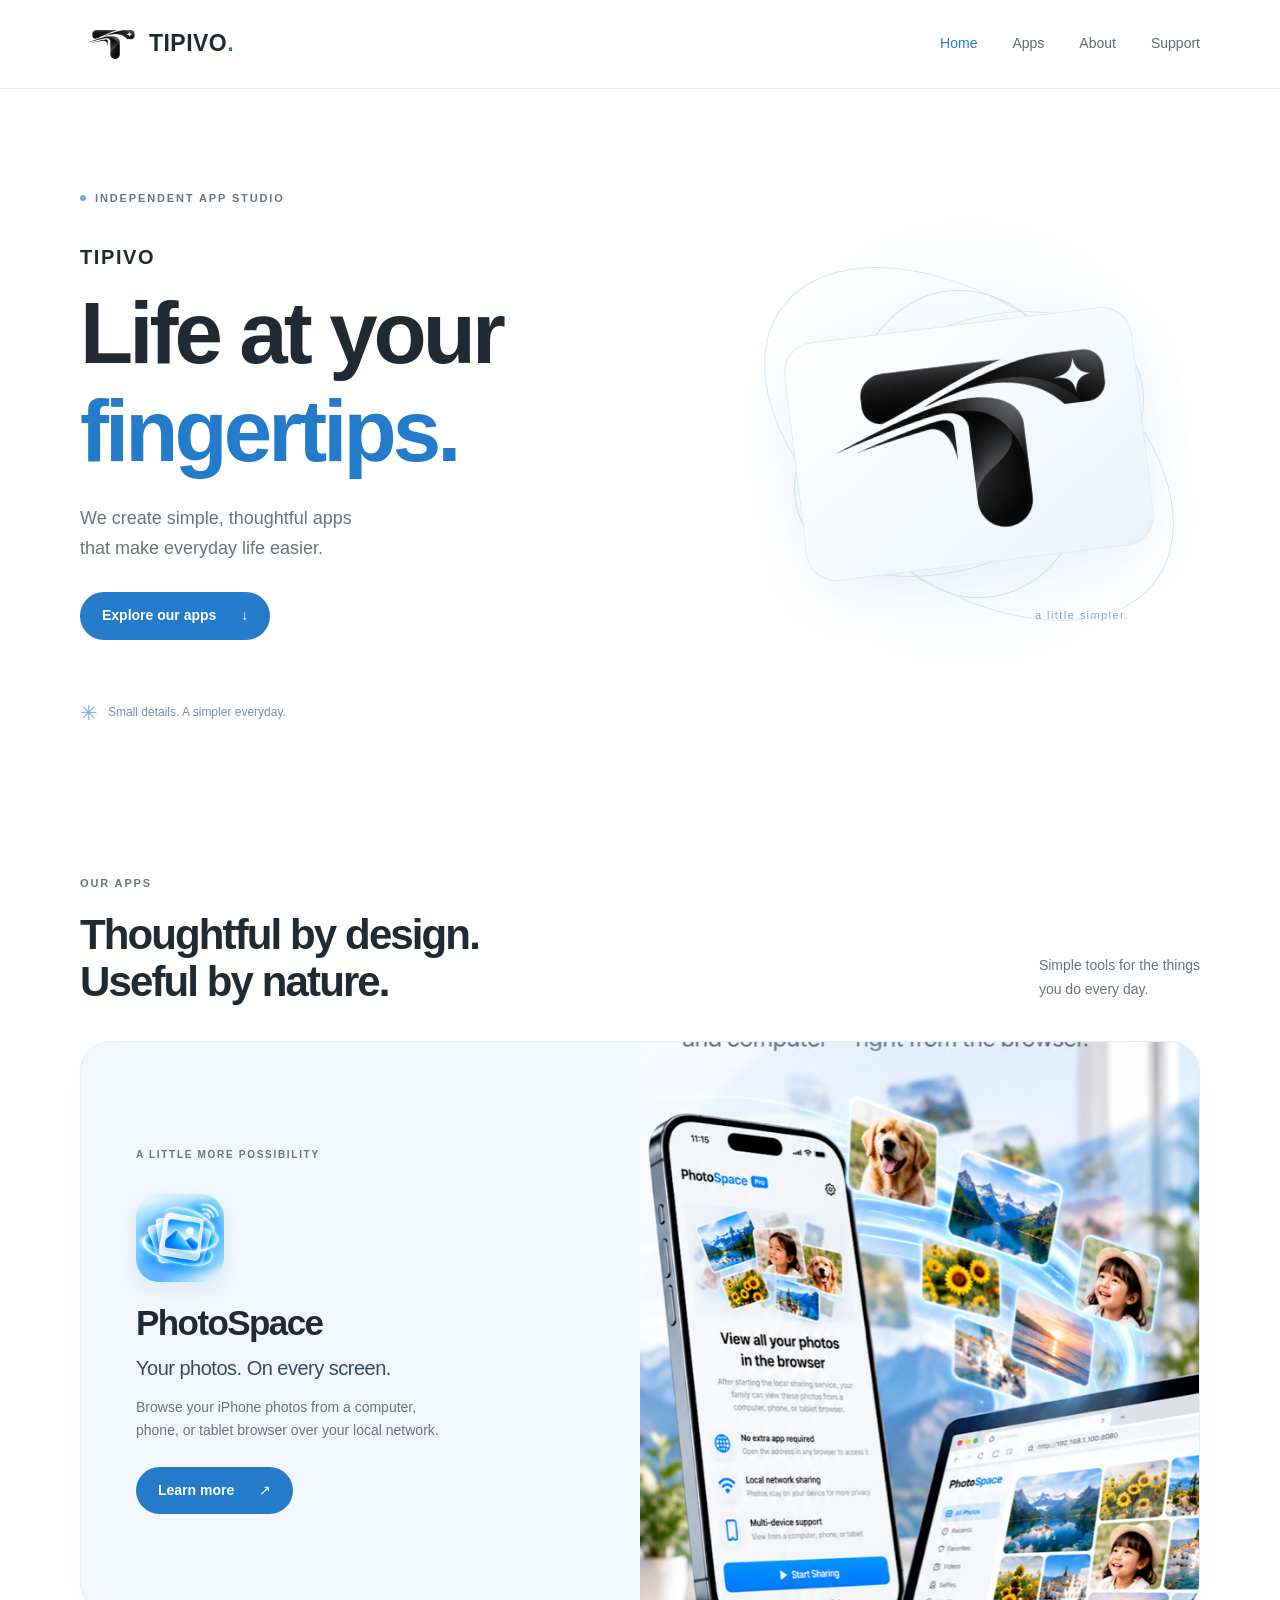
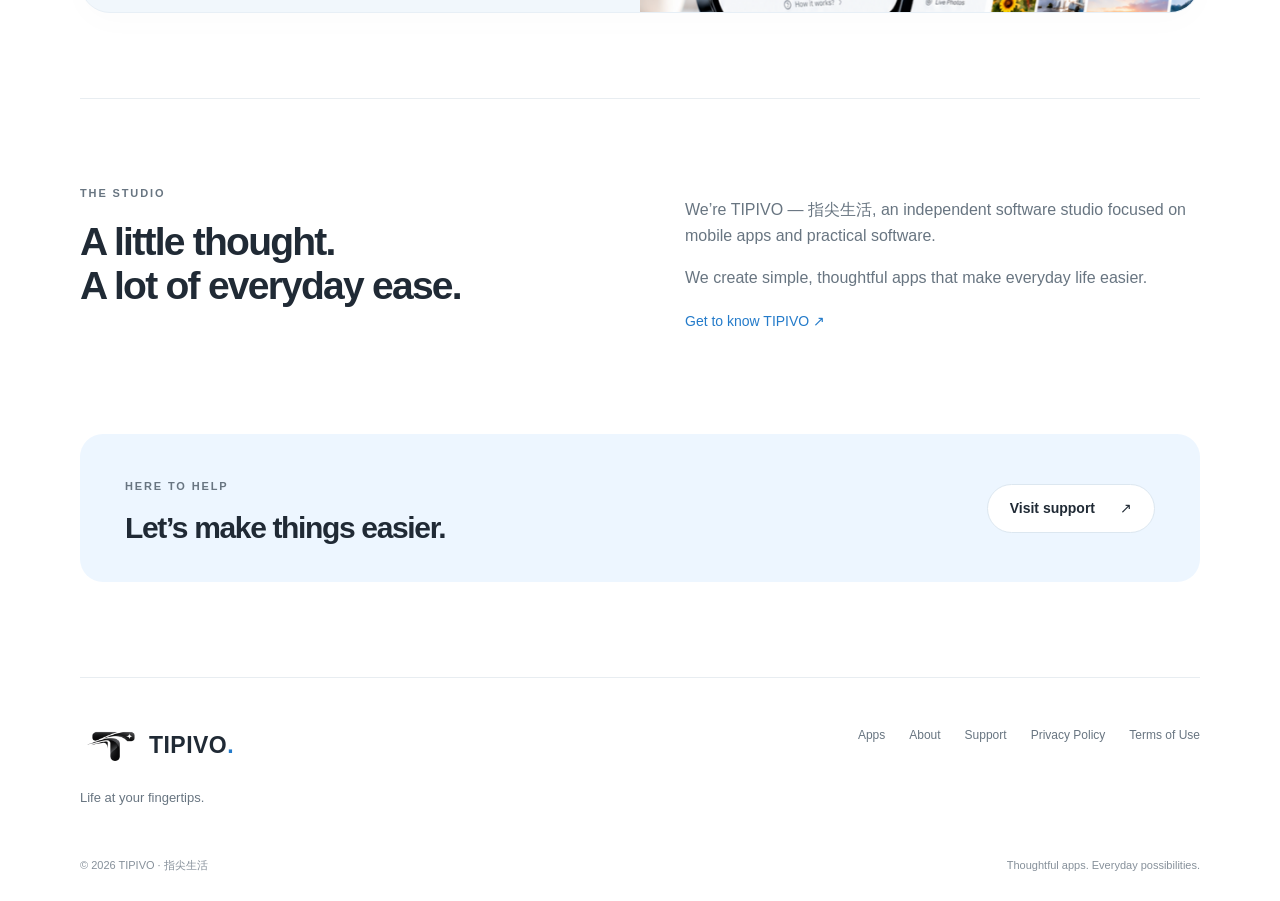
<file: index.html>
<!doctype html>
<html lang="en"><head><meta charset="utf-8"><meta name="viewport" content="width=device-width, initial-scale=1"><title>Simple apps for everyday life · TIPIVO</title><meta name="description" content="We create simple, thoughtful apps that make everyday life easier."><meta name="theme-color" content="#ffffff"><link rel="canonical" href="https://a724632952.github.io/tipivo-website/index.html"><meta property="og:title" content="Simple apps for everyday life · TIPIVO"><meta property="og:description" content="We create simple, thoughtful apps that make everyday life easier."><meta property="og:type" content="website"><link rel="icon" href="assets/images/tipivo-logo.png" type="image/png"><link rel="stylesheet" href="assets/style.css"><script src="assets/main.js" defer></script></head>
<body><a class="skip" href="#main">Skip to content</a><header class="header"><div class="nav-wrap"><a class="brand" href="index.html" aria-label="TIPIVO home"><img class="brand-logo" src="assets/images/tipivo-logo.png" width="60" height="40" alt="">TIPIVO<span class="brand-dot">.</span></a><button class="menu-toggle" aria-expanded="false" aria-controls="navigation">Menu <span aria-hidden="true">☰</span></button><nav id="navigation" aria-label="Main navigation"><a href="index.html" aria-current="page">Home</a><a href="index.html#apps" >Apps</a><a href="about.html" >About</a><a href="support.html" >Support</a></nav></div></header><main id="main"><section class="hero container"><div class="hero-label"><span></span> INDEPENDENT APP STUDIO</div><p class="hero-brand">TIPIVO</p><h1>Life at your<br><span>fingertips.</span></h1><p class="hero-description">We create simple, thoughtful apps<br>that make everyday life easier.</p><a class="button" href="#apps">Explore our apps <span aria-hidden="true">↓</span></a><div class="hero-note"><span class="tiny-star" aria-hidden="true">✳</span> Small details. A simpler everyday.</div><div class="hero-orbit" aria-hidden="true"><span class="orbit one"></span><span class="orbit two"></span><span class="orbit three"></span><span class="hero-logo-panel"><img src="assets/images/tipivo-logo.png" width="330" height="220" alt=""></span><span class="orbit-label">a little simpler.</span></div></section><section class="apps-section container" id="apps"><div class="section-heading"><div><span class="eyebrow">OUR APPS</span><h2>Thoughtful by design.<br>Useful by nature.</h2></div><p>Simple tools for the things<br>you do every day.</p></div><article class="app-card"><div class="app-copy"><span class="eyebrow">A LITTLE MORE POSSIBILITY</span><img class="app-icon" src="assets/images/photospace-icon.png" width="88" height="88" alt="PhotoSpace app icon"><h3>PhotoSpace</h3><p class="app-tagline">Your photos. On every screen.</p><p>Browse your iPhone photos from a computer, phone, or tablet browser over your local network.</p><a class="button" href="apps/photospace/index.html">Learn more <span aria-hidden="true">↗</span></a></div><a class="app-art" href="apps/photospace/index.html" aria-label="Learn more about PhotoSpace"><img src="assets/images/photospace-screen-1.png" alt="PhotoSpace promotional artwork showing iPhone photos in a computer browser" width="645" height="1400" loading="lazy"></a></article></section><section class="studio container"><div><span class="eyebrow">THE STUDIO</span><h2>A little thought.<br>A lot of everyday ease.</h2></div><div><p>We’re TIPIVO — 指尖生活, an independent software studio focused on mobile apps and practical software.</p><p>We create simple, thoughtful apps that make everyday life easier.</p><a class="text-link" href="about.html">Get to know TIPIVO <span aria-hidden="true">↗</span></a></div></section><section class="contact-strip container"><div><span class="eyebrow">HERE TO HELP</span><h2>Let’s make things easier.</h2></div><a class="button button-light" href="support.html">Visit support <span aria-hidden="true">↗</span></a></section></main><footer><div class="footer-top"><div><a class="brand" href="index.html"><img class="brand-logo" src="assets/images/tipivo-logo.png" width="60" height="40" alt="">TIPIVO<span class="brand-dot">.</span></a><p>Life at your fingertips.</p></div><div class="footer-links"><a class="text-link" href="index.html#apps">Apps</a><a class="text-link" href="about.html">About</a><a class="text-link" href="support.html">Support</a><a class="text-link" href="privacy.html">Privacy Policy</a><a class="text-link" href="terms.html">Terms of Use</a></div></div><div class="footer-bottom"><span>© 2026 TIPIVO · 指尖生活</span><span>Thoughtful apps. Everyday possibilities.</span></div></footer></body></html>
</file>
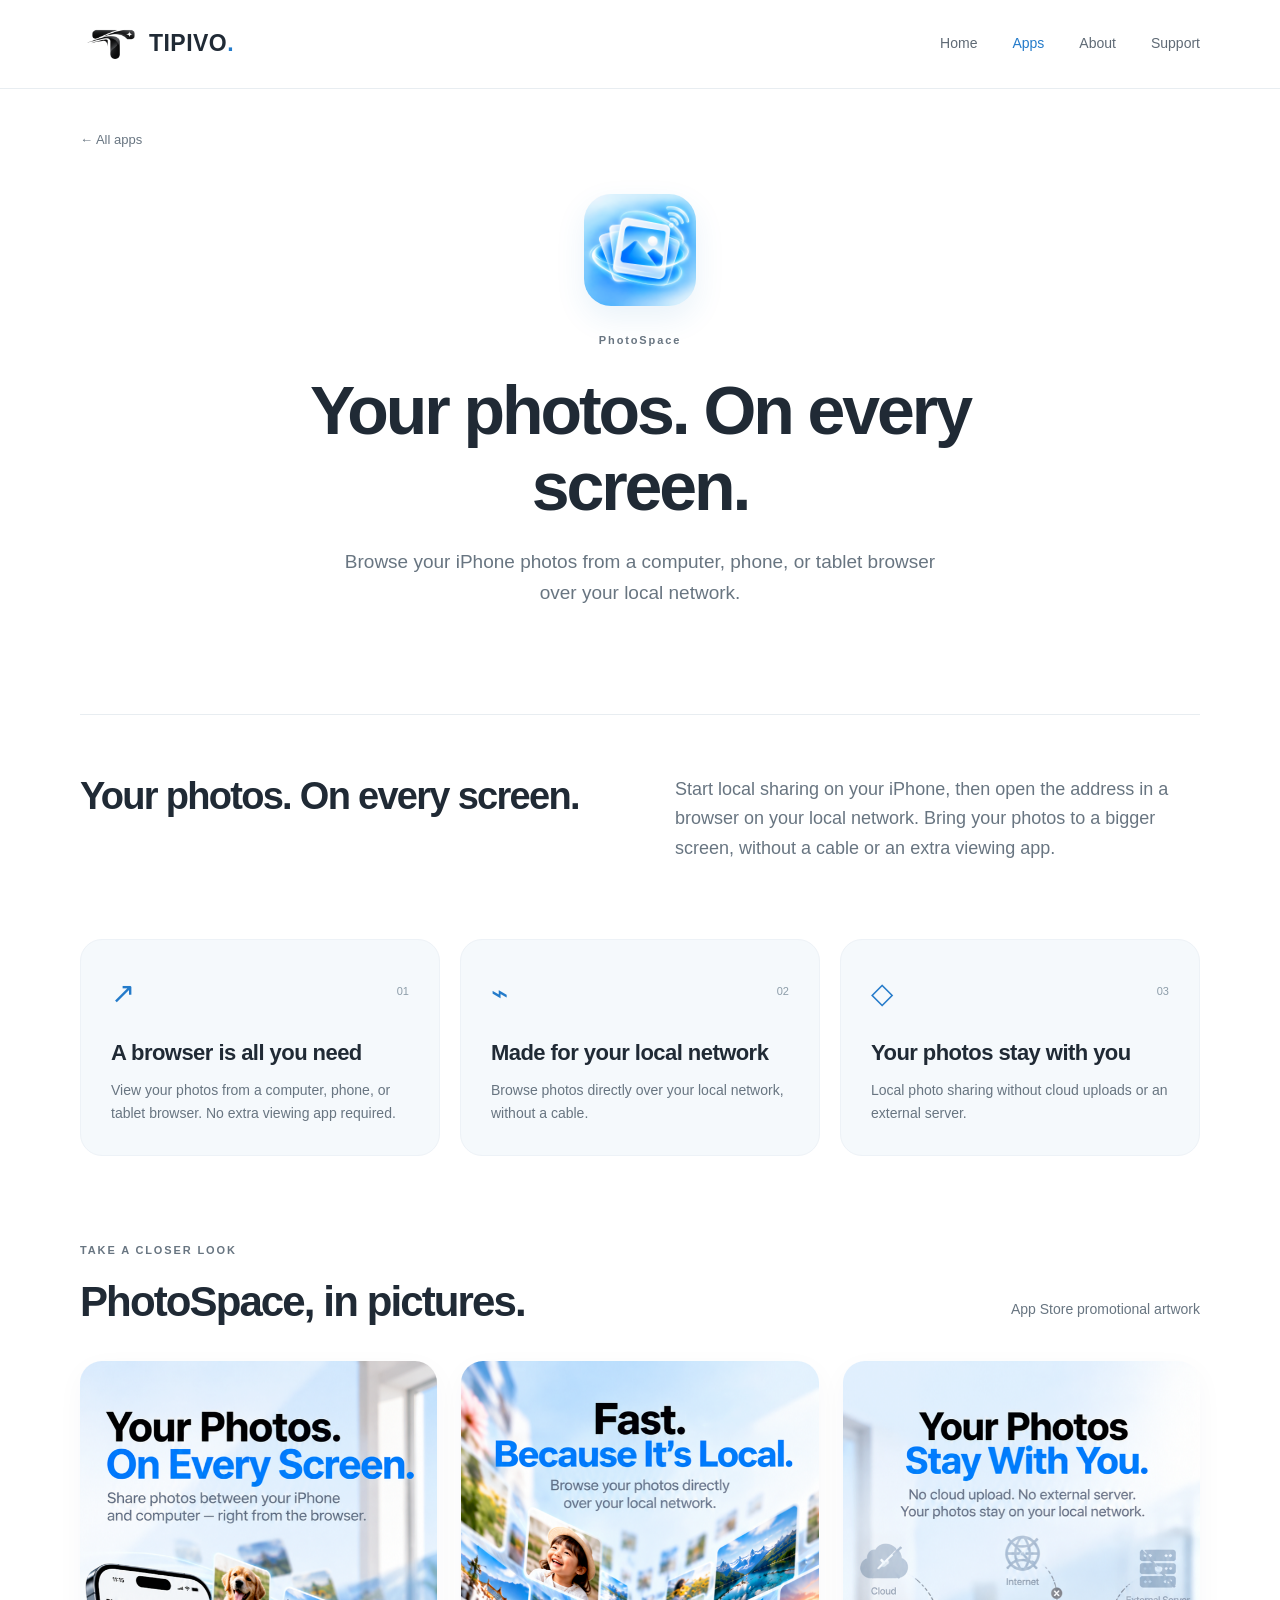
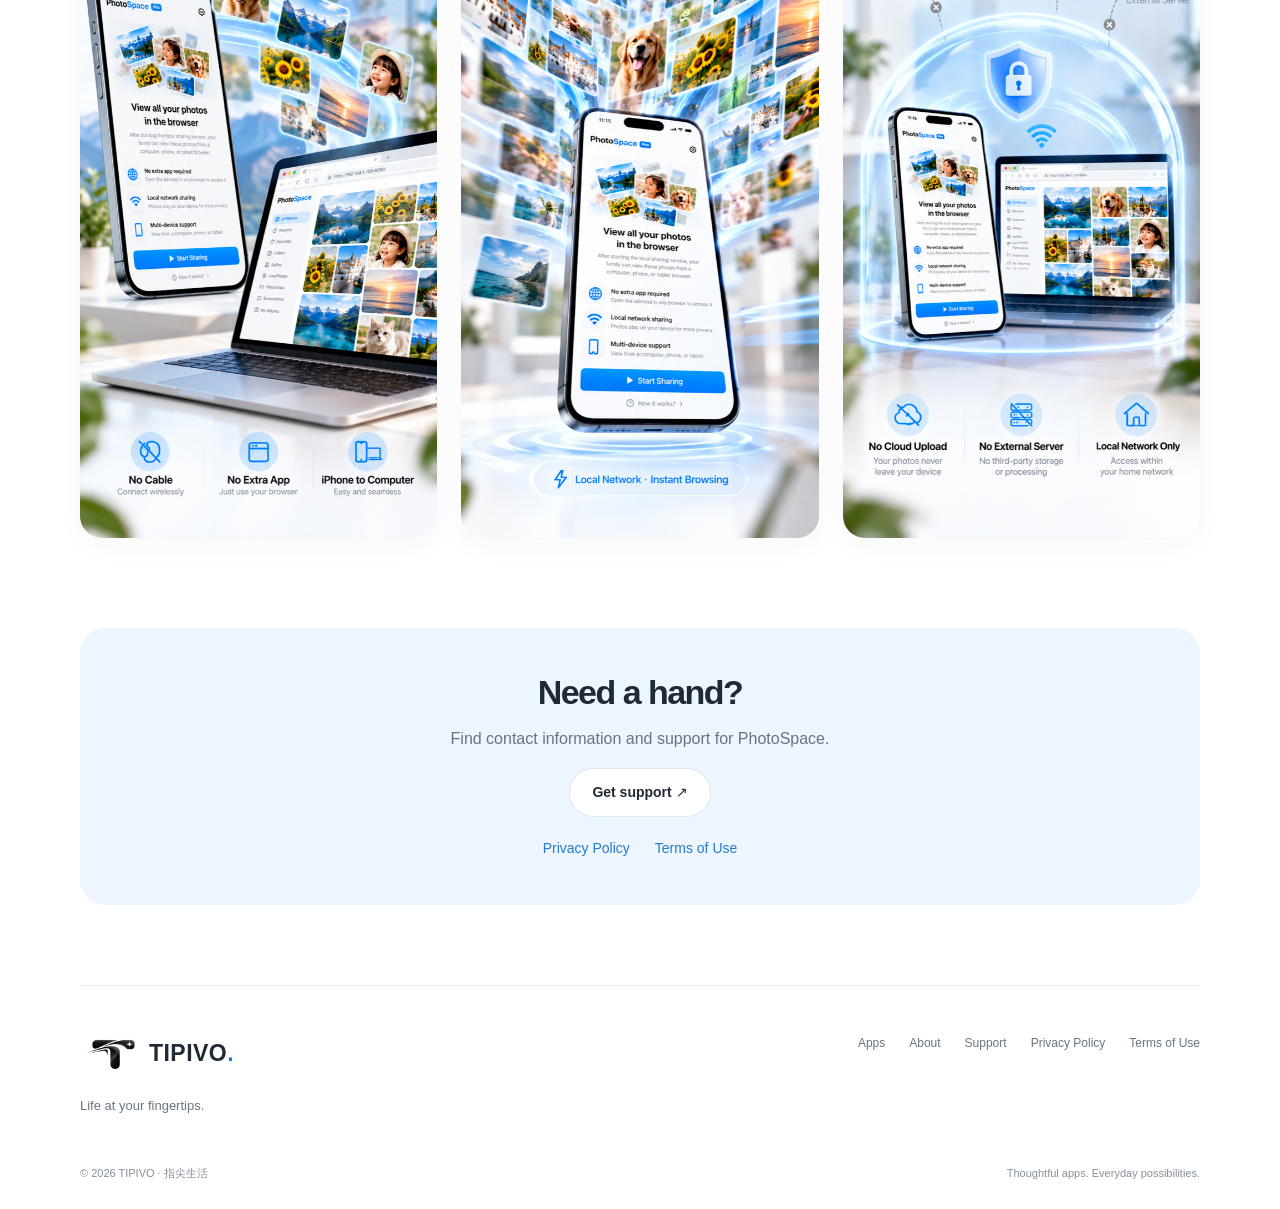
<file: apps/photospace/index.html>
<!doctype html>
<html lang="en"><head><meta charset="utf-8"><meta name="viewport" content="width=device-width, initial-scale=1"><title>PhotoSpace · TIPIVO</title><meta name="description" content="Browse your iPhone photos from a computer, phone, or tablet browser over your local network."><meta name="theme-color" content="#ffffff"><link rel="canonical" href="https://a724632952.github.io/tipivo-website/apps/photospace/index.html"><meta property="og:title" content="PhotoSpace · TIPIVO"><meta property="og:description" content="Browse your iPhone photos from a computer, phone, or tablet browser over your local network."><meta property="og:type" content="website"><link rel="icon" href="../../assets/images/tipivo-logo.png" type="image/png"><link rel="stylesheet" href="../../assets/style.css"><script src="../../assets/main.js" defer></script></head>
<body><a class="skip" href="#main">Skip to content</a><header class="header"><div class="nav-wrap"><a class="brand" href="../../index.html" aria-label="TIPIVO home"><img class="brand-logo" src="../../assets/images/tipivo-logo.png" width="60" height="40" alt="">TIPIVO<span class="brand-dot">.</span></a><button class="menu-toggle" aria-expanded="false" aria-controls="navigation">Menu <span aria-hidden="true">☰</span></button><nav id="navigation" aria-label="Main navigation"><a href="../../index.html" >Home</a><a href="../../index.html#apps" aria-current="location">Apps</a><a href="../../about.html" >About</a><a href="../../support.html" >Support</a></nav></div></header><main id="main"><section class="product-intro container"><a class="back-link" href="../../index.html#apps">← All apps</a><img class="product-icon" src="../../assets/images/photospace-icon.png" alt="PhotoSpace app icon" width="112" height="112"><p class="eyebrow">PhotoSpace</p><h1>Your photos. On every screen.</h1><p>Browse your iPhone photos from a computer, phone, or tablet browser over your local network.</p></section><section class="product-summary container"><h2>Your photos. On every screen.</h2><p>Start local sharing on your iPhone, then open the address in a browser on your local network. Bring your photos to a bigger screen, without a cable or an extra viewing app.</p></section><section class="features container" aria-label="Features"><article><span class="feature-symbol" aria-hidden="true">↗</span><span class="feature-number">01</span><h3>A browser is all you need</h3><p>View your photos from a computer, phone, or tablet browser. No extra viewing app required.</p></article><article><span class="feature-symbol" aria-hidden="true">⌁</span><span class="feature-number">02</span><h3>Made for your local network</h3><p>Browse photos directly over your local network, without a cable.</p></article><article><span class="feature-symbol" aria-hidden="true">◇</span><span class="feature-number">03</span><h3>Your photos stay with you</h3><p>Local photo sharing without cloud uploads or an external server.</p></article></section><section class="screens container"><div class="section-heading"><div><span class="eyebrow">TAKE A CLOSER LOOK</span><h2>PhotoSpace, in pictures.</h2></div><p>App Store promotional artwork</p></div><div class="screenshot-grid"><a href="../../assets/images/photospace-screen-1.png" aria-label="View full image: PhotoSpace promotional artwork showing iPhone photos in a computer browser"><img src="../../assets/images/photospace-screen-1.png" alt="PhotoSpace promotional artwork showing iPhone photos in a computer browser" width="645" height="1400" loading="lazy"></a><a href="../../assets/images/photospace-screen-2.png" aria-label="View full image: PhotoSpace promotional artwork introducing local network photo browsing"><img src="../../assets/images/photospace-screen-2.png" alt="PhotoSpace promotional artwork introducing local network photo browsing" width="645" height="1400" loading="lazy"></a><a href="../../assets/images/photospace-screen-3.png" aria-label="View full image: PhotoSpace promotional artwork describing local sharing without cloud uploads"><img src="../../assets/images/photospace-screen-3.png" alt="PhotoSpace promotional artwork describing local sharing without cloud uploads" width="645" height="1400" loading="lazy"></a></div></section><section class="product-support container"><h2>Need a hand?</h2><p>Find contact information and support for PhotoSpace.</p><a class="button button-light" href="../../support.html">Get support ↗</a><div class="legal-links"><a class="text-link" href="../../apps/photospace/privacy.html">Privacy Policy</a><a class="text-link" href="../../apps/photospace/terms.html">Terms of Use</a></div></section></main><footer><div class="footer-top"><div><a class="brand" href="../../index.html"><img class="brand-logo" src="../../assets/images/tipivo-logo.png" width="60" height="40" alt="">TIPIVO<span class="brand-dot">.</span></a><p>Life at your fingertips.</p></div><div class="footer-links"><a class="text-link" href="../../index.html#apps">Apps</a><a class="text-link" href="../../about.html">About</a><a class="text-link" href="../../support.html">Support</a><a class="text-link" href="../../privacy.html">Privacy Policy</a><a class="text-link" href="../../terms.html">Terms of Use</a></div></div><div class="footer-bottom"><span>© 2026 TIPIVO · 指尖生活</span><span>Thoughtful apps. Everyday possibilities.</span></div></footer></body></html>
</file>
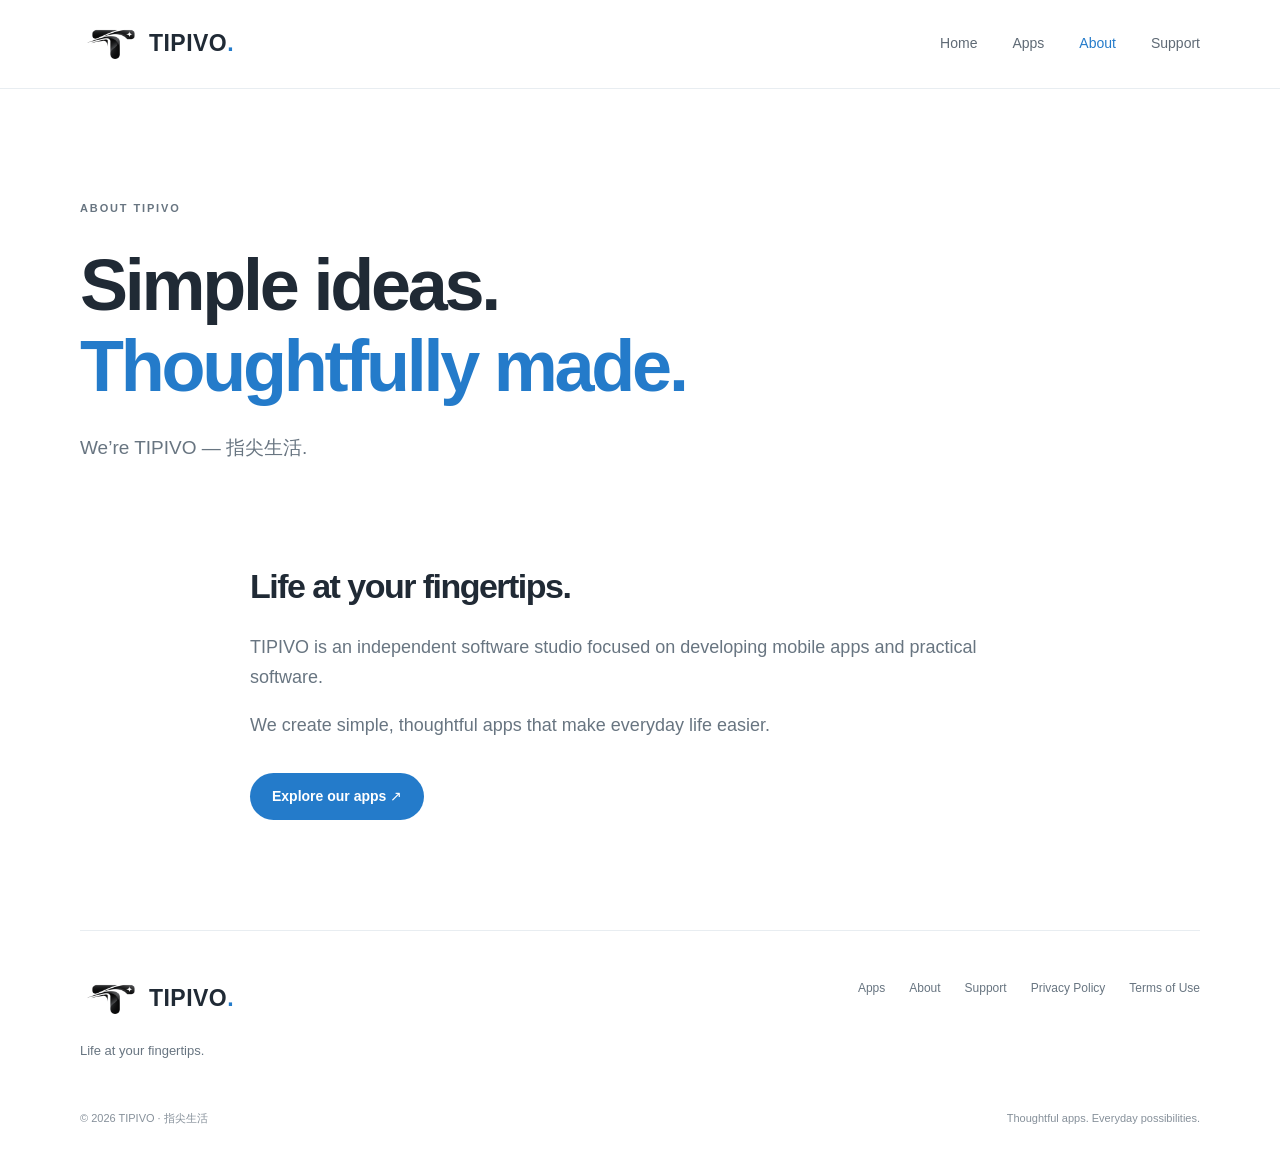
<file: about.html>
<!doctype html>
<html lang="en"><head><meta charset="utf-8"><meta name="viewport" content="width=device-width, initial-scale=1"><title>About · TIPIVO</title><meta name="description" content="Meet TIPIVO, an independent studio focused on mobile apps and practical software."><meta name="theme-color" content="#ffffff"><link rel="canonical" href="https://a724632952.github.io/tipivo-website/about.html"><meta property="og:title" content="About · TIPIVO"><meta property="og:description" content="Meet TIPIVO, an independent studio focused on mobile apps and practical software."><meta property="og:type" content="website"><link rel="icon" href="assets/images/tipivo-logo.png" type="image/png"><link rel="stylesheet" href="assets/style.css"><script src="assets/main.js" defer></script></head>
<body><a class="skip" href="#main">Skip to content</a><header class="header"><div class="nav-wrap"><a class="brand" href="index.html" aria-label="TIPIVO home"><img class="brand-logo" src="assets/images/tipivo-logo.png" width="60" height="40" alt="">TIPIVO<span class="brand-dot">.</span></a><button class="menu-toggle" aria-expanded="false" aria-controls="navigation">Menu <span aria-hidden="true">☰</span></button><nav id="navigation" aria-label="Main navigation"><a href="index.html" >Home</a><a href="index.html#apps" >Apps</a><a href="about.html" aria-current="page">About</a><a href="support.html" >Support</a></nav></div></header><main id="main"><section class="page-intro container"><span class="eyebrow">ABOUT TIPIVO</span><h1>Simple ideas.<br><span>Thoughtfully made.</span></h1><p>We’re TIPIVO — 指尖生活.</p></section><section class="prose container"><h2>Life at your fingertips.</h2><p>TIPIVO is an independent software studio focused on developing mobile apps and practical software.</p><p>We create simple, thoughtful apps that make everyday life easier.</p><a class="button" href="index.html#apps">Explore our apps ↗</a></section></main><footer><div class="footer-top"><div><a class="brand" href="index.html"><img class="brand-logo" src="assets/images/tipivo-logo.png" width="60" height="40" alt="">TIPIVO<span class="brand-dot">.</span></a><p>Life at your fingertips.</p></div><div class="footer-links"><a class="text-link" href="index.html#apps">Apps</a><a class="text-link" href="about.html">About</a><a class="text-link" href="support.html">Support</a><a class="text-link" href="privacy.html">Privacy Policy</a><a class="text-link" href="terms.html">Terms of Use</a></div></div><div class="footer-bottom"><span>© 2026 TIPIVO · 指尖生活</span><span>Thoughtful apps. Everyday possibilities.</span></div></footer></body></html>
</file>
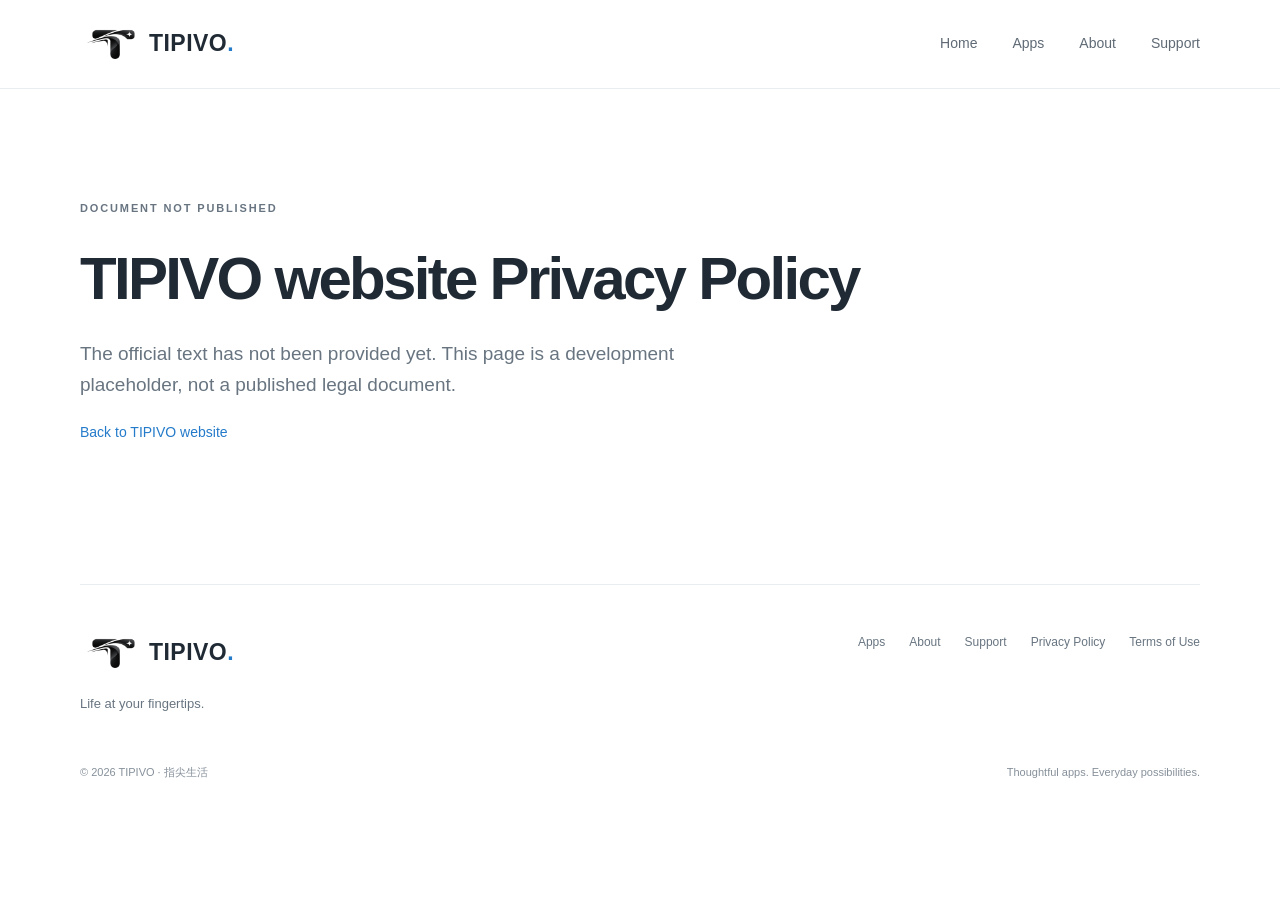
<file: privacy.html>
<!doctype html>
<html lang="en"><head><meta charset="utf-8"><meta name="viewport" content="width=device-width, initial-scale=1"><title>TIPIVO website Privacy Policy — Not published · TIPIVO</title><meta name="description" content="This document has not been published."><meta name="theme-color" content="#ffffff"><meta name="robots" content="noindex, nofollow"><link rel="canonical" href="https://a724632952.github.io/tipivo-website/privacy.html"><meta property="og:title" content="TIPIVO website Privacy Policy — Not published · TIPIVO"><meta property="og:description" content="This document has not been published."><meta property="og:type" content="website"><link rel="icon" href="assets/images/tipivo-logo.png" type="image/png"><link rel="stylesheet" href="assets/style.css"><script src="assets/main.js" defer></script></head>
<body><a class="skip" href="#main">Skip to content</a><header class="header"><div class="nav-wrap"><a class="brand" href="index.html" aria-label="TIPIVO home"><img class="brand-logo" src="assets/images/tipivo-logo.png" width="60" height="40" alt="">TIPIVO<span class="brand-dot">.</span></a><button class="menu-toggle" aria-expanded="false" aria-controls="navigation">Menu <span aria-hidden="true">☰</span></button><nav id="navigation" aria-label="Main navigation"><a href="index.html" >Home</a><a href="index.html#apps" >Apps</a><a href="about.html" >About</a><a href="support.html" >Support</a></nav></div></header><main id="main"><section class="page-intro container legal-placeholder"><span class="eyebrow">DOCUMENT NOT PUBLISHED</span><h1>TIPIVO website Privacy Policy</h1><p>The official text has not been provided yet. This page is a development placeholder, not a published legal document.</p><a class="text-link" href="index.html">Back to TIPIVO website</a></section></main><footer><div class="footer-top"><div><a class="brand" href="index.html"><img class="brand-logo" src="assets/images/tipivo-logo.png" width="60" height="40" alt="">TIPIVO<span class="brand-dot">.</span></a><p>Life at your fingertips.</p></div><div class="footer-links"><a class="text-link" href="index.html#apps">Apps</a><a class="text-link" href="about.html">About</a><a class="text-link" href="support.html">Support</a><a class="text-link" href="privacy.html">Privacy Policy</a><a class="text-link" href="terms.html">Terms of Use</a></div></div><div class="footer-bottom"><span>© 2026 TIPIVO · 指尖生活</span><span>Thoughtful apps. Everyday possibilities.</span></div></footer></body></html>
</file>
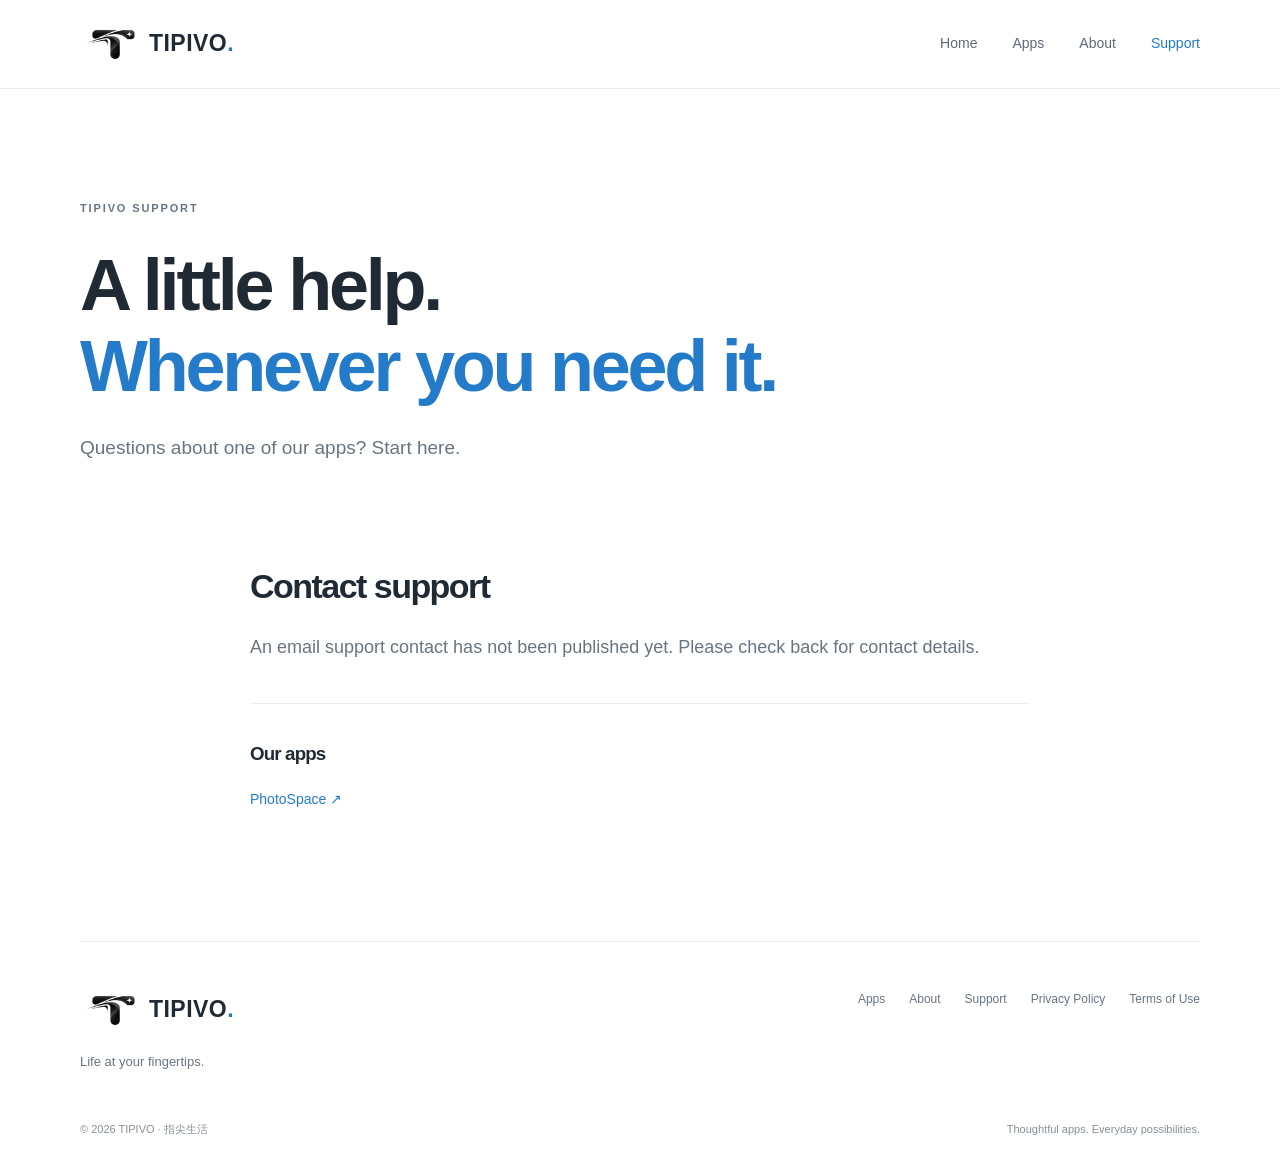
<file: support.html>
<!doctype html>
<html lang="en"><head><meta charset="utf-8"><meta name="viewport" content="width=device-width, initial-scale=1"><title>Support · TIPIVO</title><meta name="description" content="Find support for TIPIVO apps."><meta name="theme-color" content="#ffffff"><link rel="canonical" href="https://a724632952.github.io/tipivo-website/support.html"><meta property="og:title" content="Support · TIPIVO"><meta property="og:description" content="Find support for TIPIVO apps."><meta property="og:type" content="website"><link rel="icon" href="assets/images/tipivo-logo.png" type="image/png"><link rel="stylesheet" href="assets/style.css"><script src="assets/main.js" defer></script></head>
<body><a class="skip" href="#main">Skip to content</a><header class="header"><div class="nav-wrap"><a class="brand" href="index.html" aria-label="TIPIVO home"><img class="brand-logo" src="assets/images/tipivo-logo.png" width="60" height="40" alt="">TIPIVO<span class="brand-dot">.</span></a><button class="menu-toggle" aria-expanded="false" aria-controls="navigation">Menu <span aria-hidden="true">☰</span></button><nav id="navigation" aria-label="Main navigation"><a href="index.html" >Home</a><a href="index.html#apps" >Apps</a><a href="about.html" >About</a><a href="support.html" aria-current="page">Support</a></nav></div></header><main id="main"><section class="page-intro container"><span class="eyebrow">TIPIVO SUPPORT</span><h1>A little help.<br><span>Whenever you need it.</span></h1><p>Questions about one of our apps? Start here.</p></section><section class="prose container support-panel"><h2>Contact support</h2><p>An email support contact has not been published yet. Please check back for contact details.</p><hr><h3>Our apps</h3><p><a class="text-link" href="apps/photospace/index.html">PhotoSpace ↗</a></p></section></main><footer><div class="footer-top"><div><a class="brand" href="index.html"><img class="brand-logo" src="assets/images/tipivo-logo.png" width="60" height="40" alt="">TIPIVO<span class="brand-dot">.</span></a><p>Life at your fingertips.</p></div><div class="footer-links"><a class="text-link" href="index.html#apps">Apps</a><a class="text-link" href="about.html">About</a><a class="text-link" href="support.html">Support</a><a class="text-link" href="privacy.html">Privacy Policy</a><a class="text-link" href="terms.html">Terms of Use</a></div></div><div class="footer-bottom"><span>© 2026 TIPIVO · 指尖生活</span><span>Thoughtful apps. Everyday possibilities.</span></div></footer></body></html>
</file>
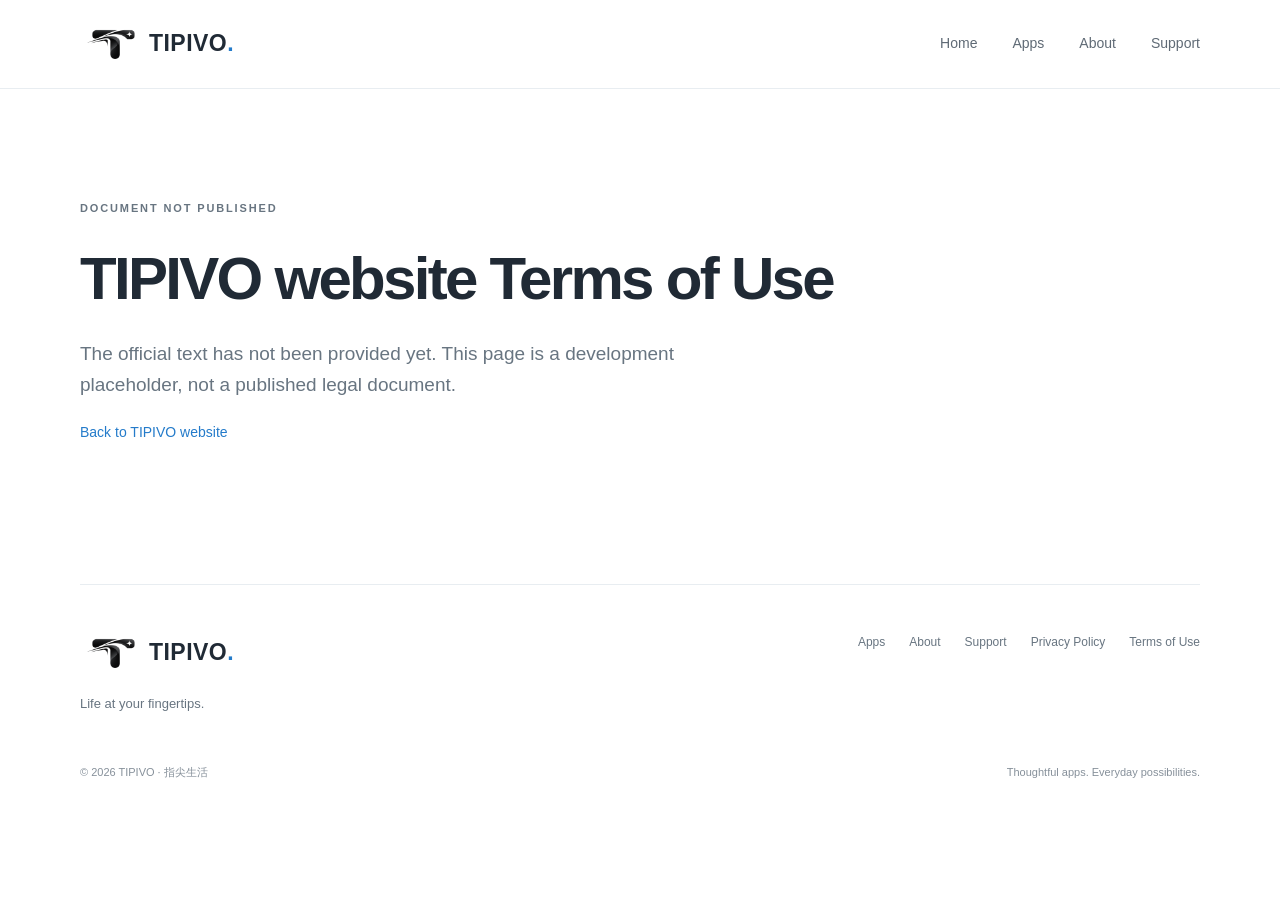
<file: terms.html>
<!doctype html>
<html lang="en"><head><meta charset="utf-8"><meta name="viewport" content="width=device-width, initial-scale=1"><title>TIPIVO website Terms of Use — Not published · TIPIVO</title><meta name="description" content="This document has not been published."><meta name="theme-color" content="#ffffff"><meta name="robots" content="noindex, nofollow"><link rel="canonical" href="https://a724632952.github.io/tipivo-website/terms.html"><meta property="og:title" content="TIPIVO website Terms of Use — Not published · TIPIVO"><meta property="og:description" content="This document has not been published."><meta property="og:type" content="website"><link rel="icon" href="assets/images/tipivo-logo.png" type="image/png"><link rel="stylesheet" href="assets/style.css"><script src="assets/main.js" defer></script></head>
<body><a class="skip" href="#main">Skip to content</a><header class="header"><div class="nav-wrap"><a class="brand" href="index.html" aria-label="TIPIVO home"><img class="brand-logo" src="assets/images/tipivo-logo.png" width="60" height="40" alt="">TIPIVO<span class="brand-dot">.</span></a><button class="menu-toggle" aria-expanded="false" aria-controls="navigation">Menu <span aria-hidden="true">☰</span></button><nav id="navigation" aria-label="Main navigation"><a href="index.html" >Home</a><a href="index.html#apps" >Apps</a><a href="about.html" >About</a><a href="support.html" >Support</a></nav></div></header><main id="main"><section class="page-intro container legal-placeholder"><span class="eyebrow">DOCUMENT NOT PUBLISHED</span><h1>TIPIVO website Terms of Use</h1><p>The official text has not been provided yet. This page is a development placeholder, not a published legal document.</p><a class="text-link" href="index.html">Back to TIPIVO website</a></section></main><footer><div class="footer-top"><div><a class="brand" href="index.html"><img class="brand-logo" src="assets/images/tipivo-logo.png" width="60" height="40" alt="">TIPIVO<span class="brand-dot">.</span></a><p>Life at your fingertips.</p></div><div class="footer-links"><a class="text-link" href="index.html#apps">Apps</a><a class="text-link" href="about.html">About</a><a class="text-link" href="support.html">Support</a><a class="text-link" href="privacy.html">Privacy Policy</a><a class="text-link" href="terms.html">Terms of Use</a></div></div><div class="footer-bottom"><span>© 2026 TIPIVO · 指尖生活</span><span>Thoughtful apps. Everyday possibilities.</span></div></footer></body></html>
</file>
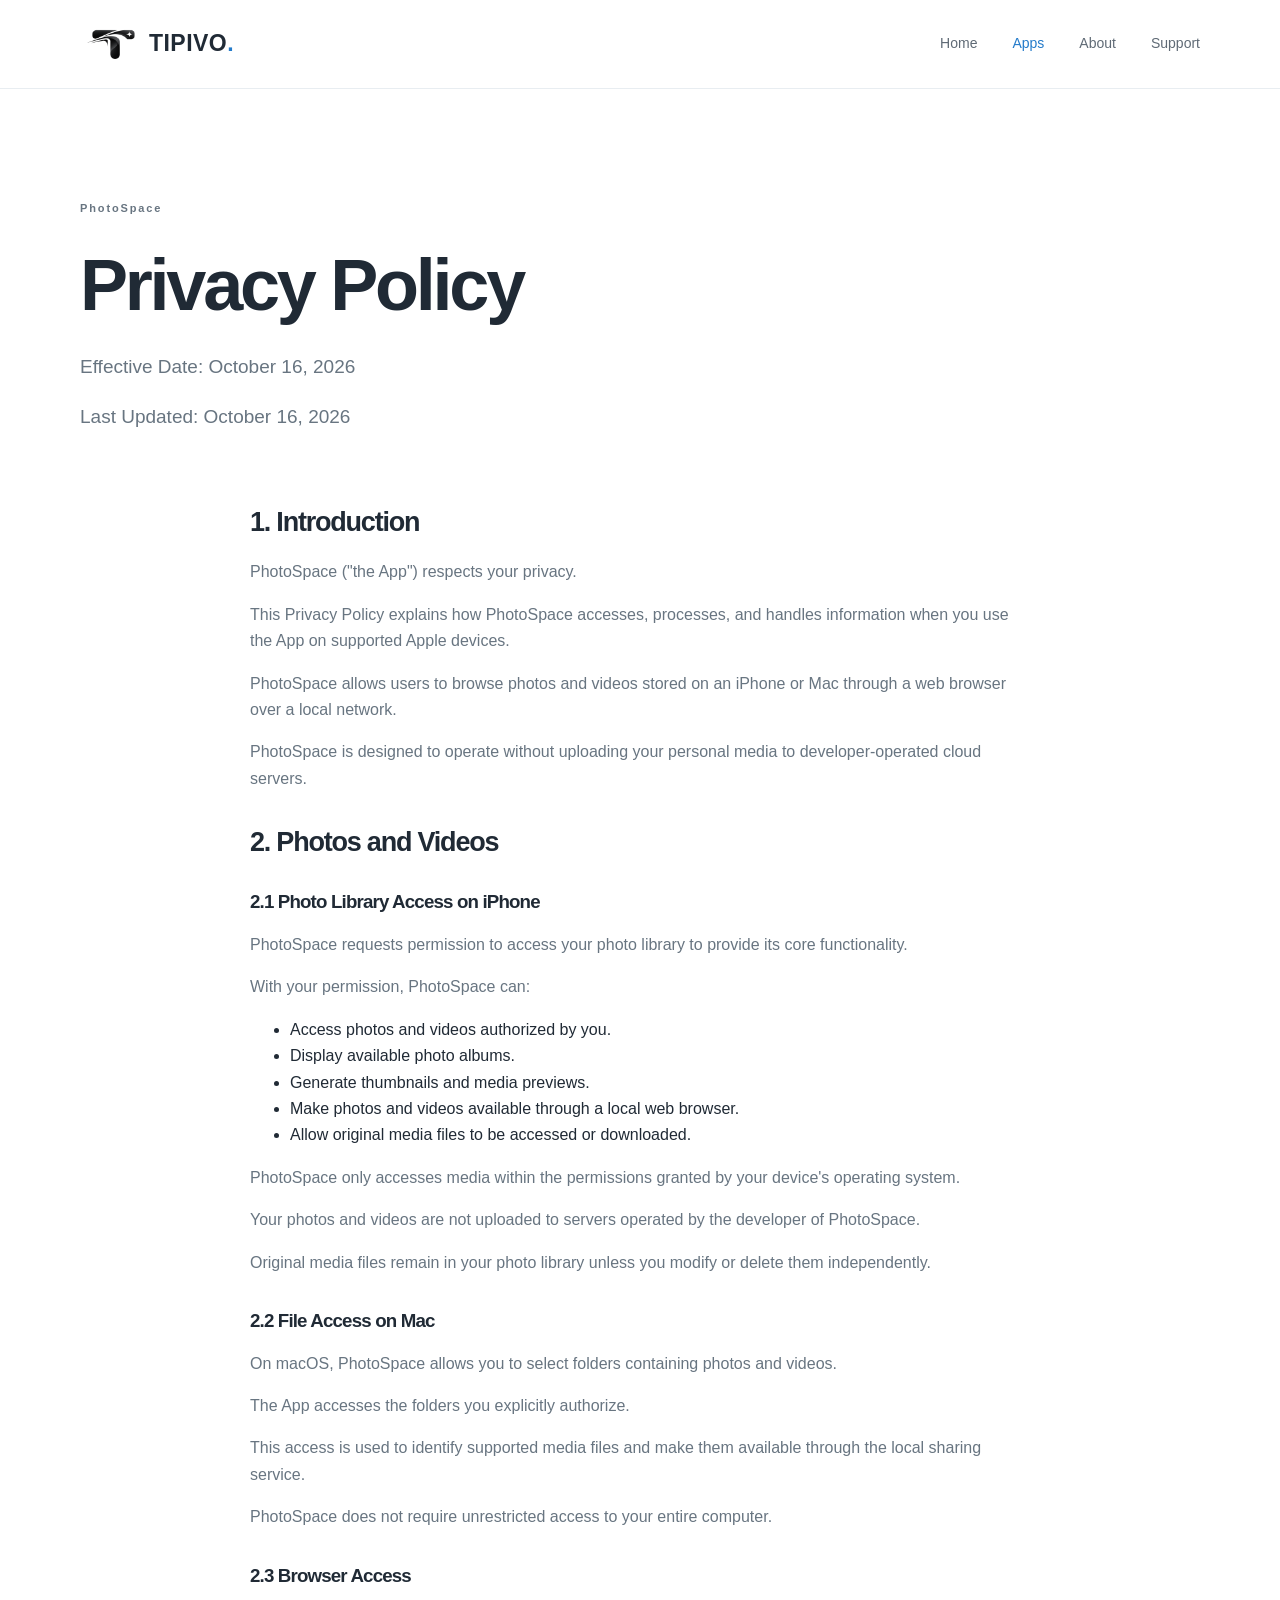
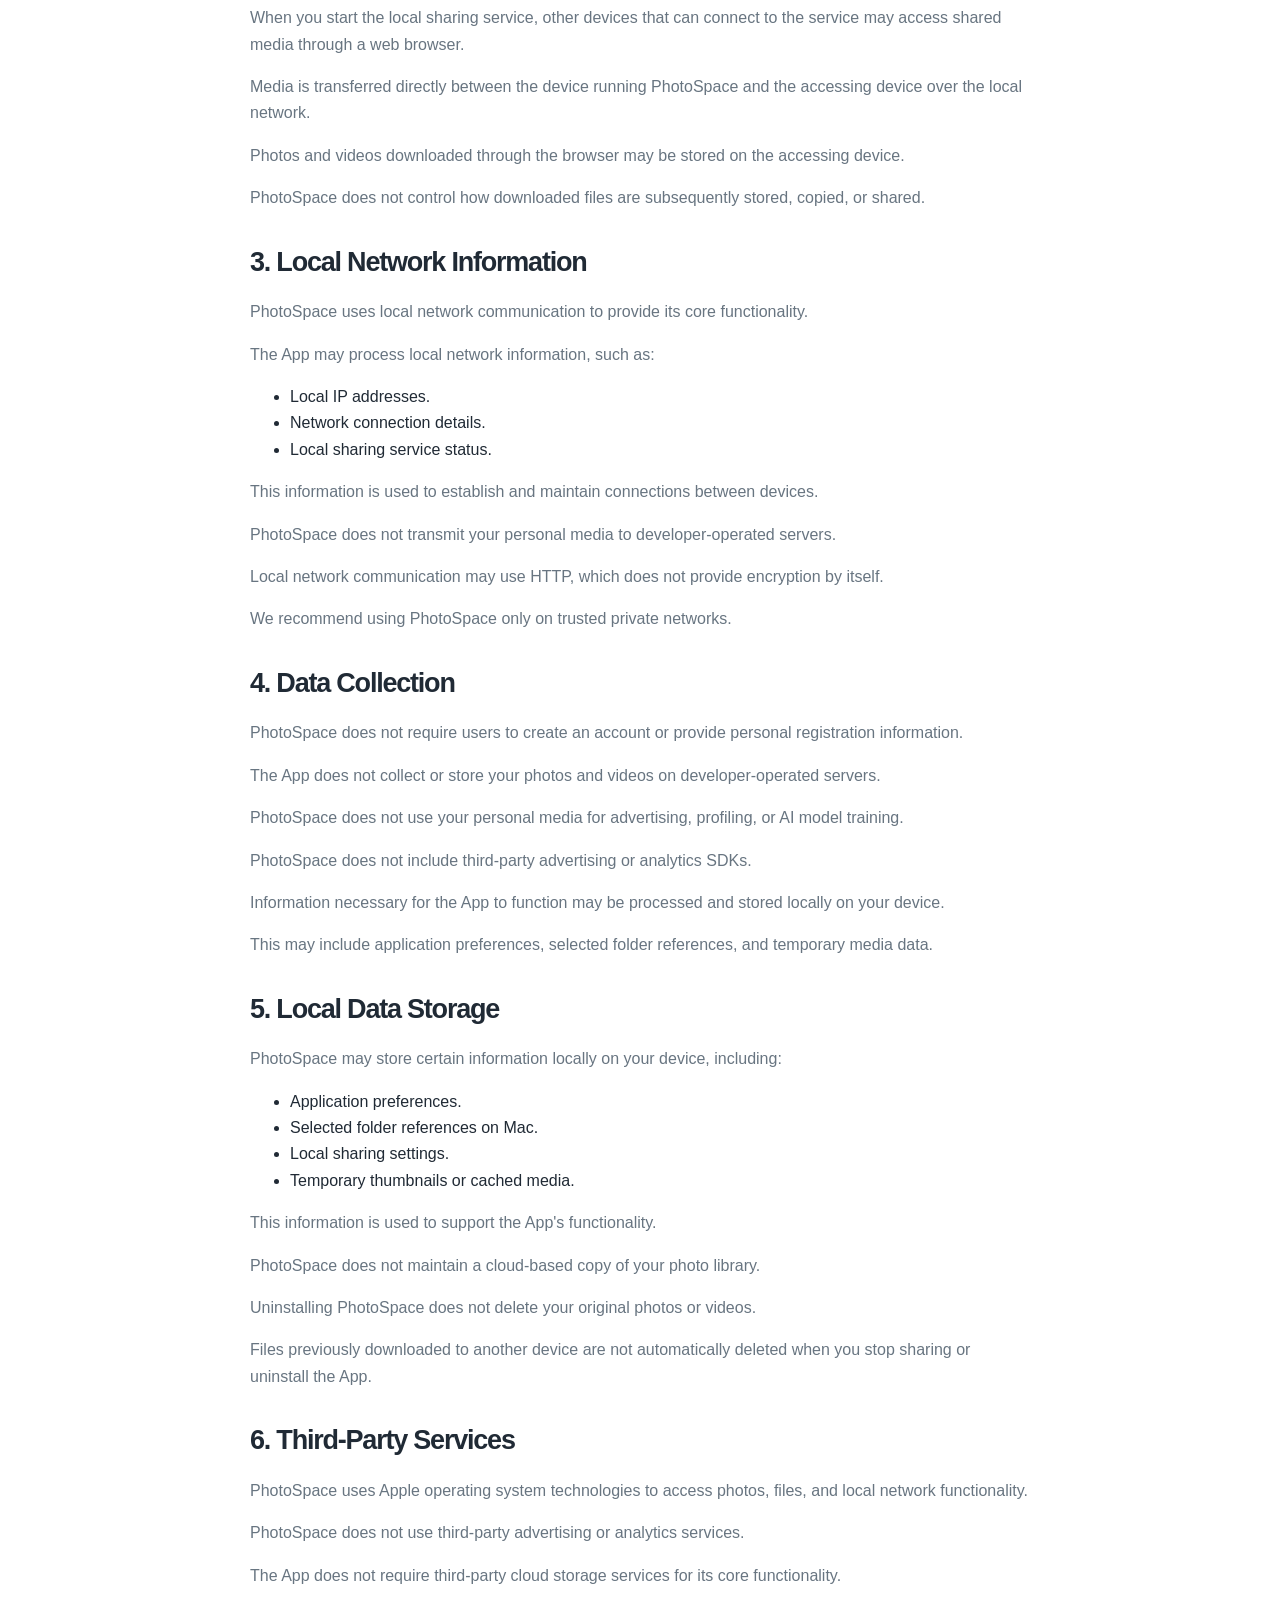
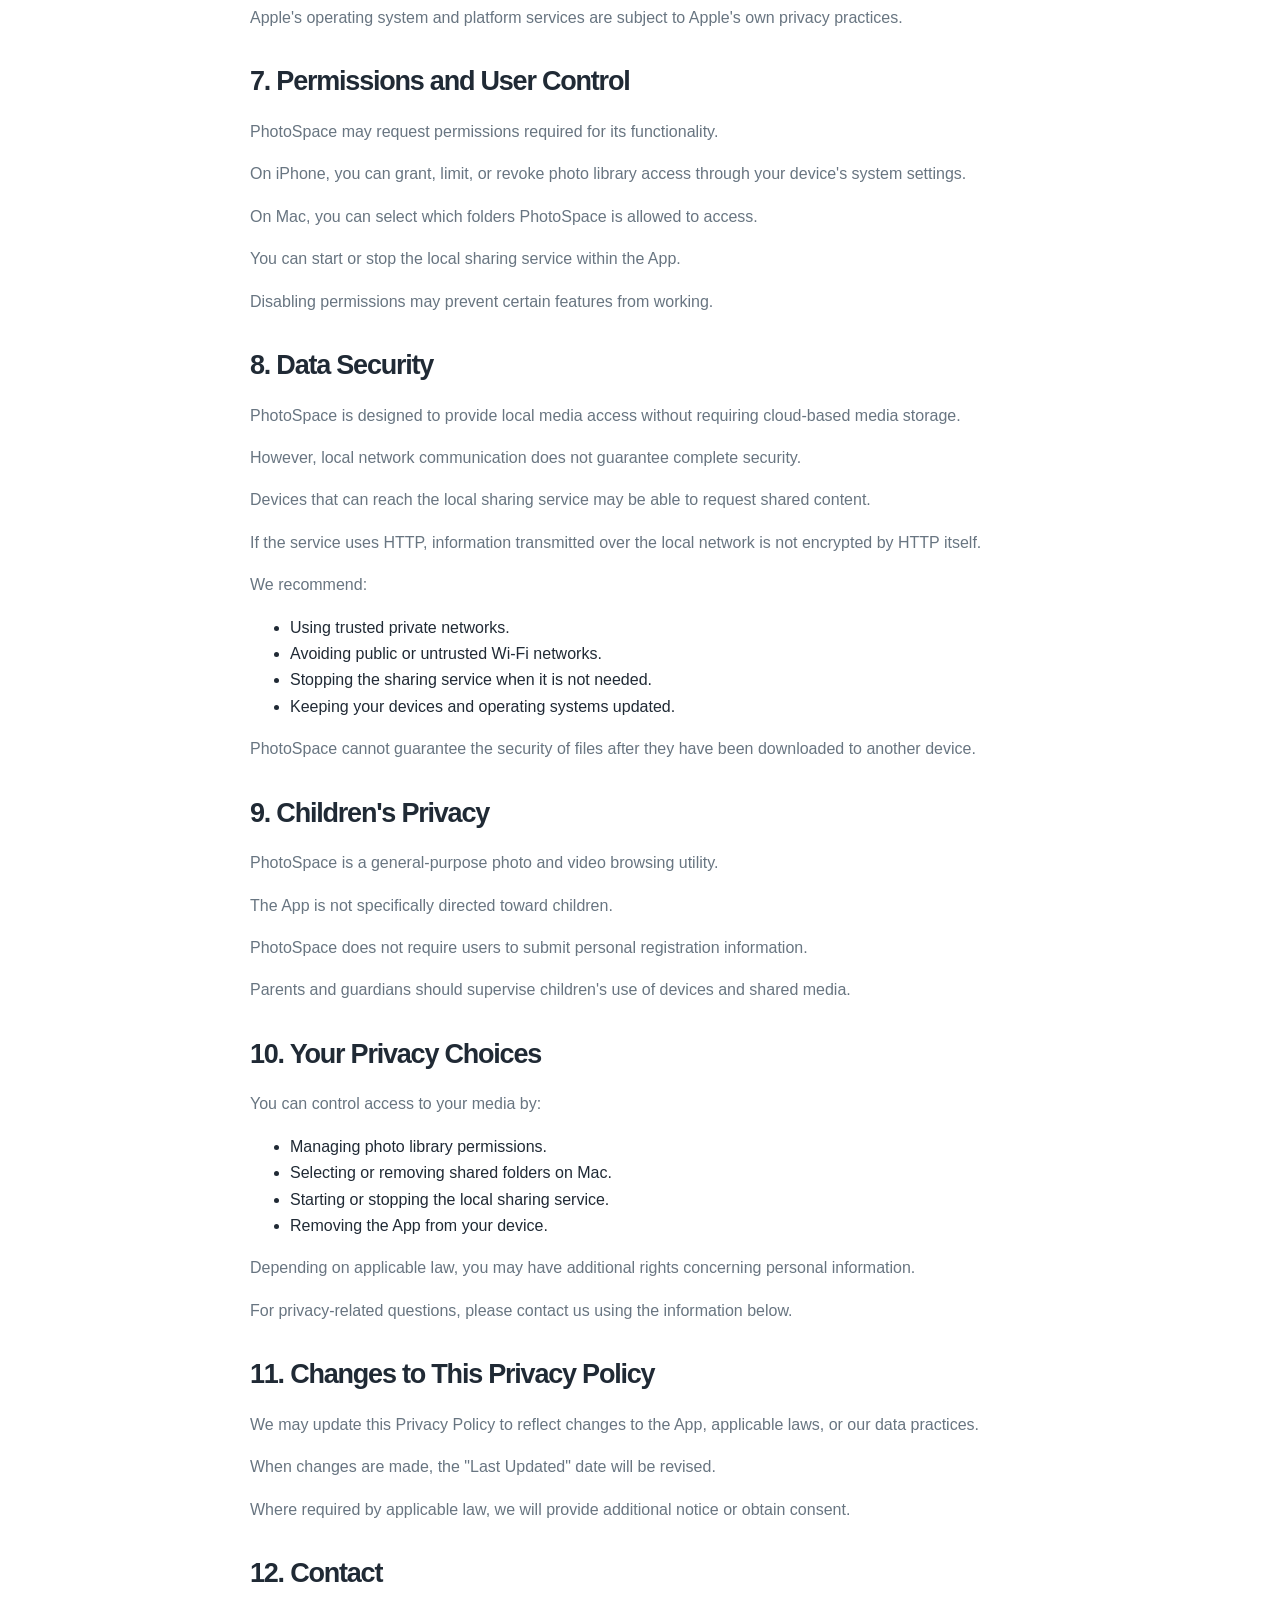
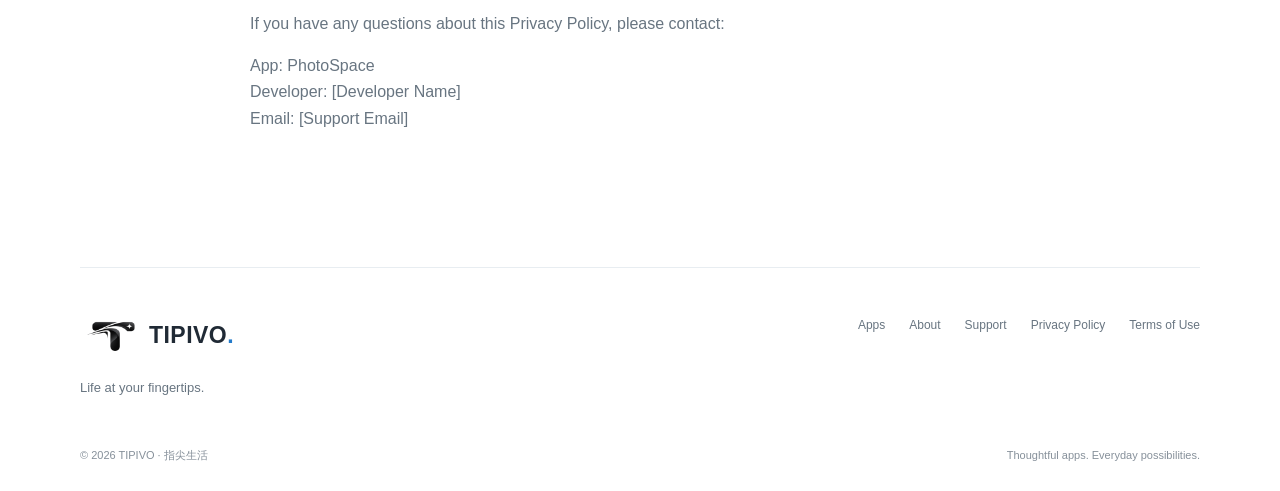
<file: apps/photospace/privacy.html>
<!doctype html>
<html lang="en"><head><meta charset="utf-8"><meta name="viewport" content="width=device-width, initial-scale=1"><title>PhotoSpace Privacy Policy · TIPIVO</title><meta name="description" content="PhotoSpace Privacy Policy"><meta name="theme-color" content="#ffffff"><link rel="canonical" href="https://a724632952.github.io/tipivo-website/apps/photospace/privacy.html"><meta property="og:title" content="PhotoSpace Privacy Policy · TIPIVO"><meta property="og:description" content="PhotoSpace Privacy Policy"><meta property="og:type" content="website"><link rel="icon" href="../../assets/images/tipivo-logo.png" type="image/png"><link rel="stylesheet" href="../../assets/style.css"><script src="../../assets/main.js" defer></script></head>
<body><a class="skip" href="#main">Skip to content</a><header class="header"><div class="nav-wrap"><a class="brand" href="../../index.html" aria-label="TIPIVO home"><img class="brand-logo" src="../../assets/images/tipivo-logo.png" width="60" height="40" alt="">TIPIVO<span class="brand-dot">.</span></a><button class="menu-toggle" aria-expanded="false" aria-controls="navigation">Menu <span aria-hidden="true">☰</span></button><nav id="navigation" aria-label="Main navigation"><a href="../../index.html" >Home</a><a href="../../index.html#apps" aria-current="location">Apps</a><a href="../../about.html" >About</a><a href="../../support.html" >Support</a></nav></div></header><main id="main"><section class="page-intro container"><span class="eyebrow">PhotoSpace</span><h1>Privacy Policy</h1><p>Effective Date: October 16, 2026</p><p>Last Updated: October 16, 2026</p></section><article class="legal-document container"><section><h2>1. Introduction</h2><p>PhotoSpace (&quot;the App&quot;) respects your privacy.</p><p>This Privacy Policy explains how PhotoSpace accesses, processes, and handles information when you use the App on supported Apple devices.</p><p>PhotoSpace allows users to browse photos and videos stored on an iPhone or Mac through a web browser over a local network.</p><p>PhotoSpace is designed to operate without uploading your personal media to developer-operated cloud servers.</p></section><section><h2>2. Photos and Videos</h2></section><section><h3>2.1 Photo Library Access on iPhone</h3><p>PhotoSpace requests permission to access your photo library to provide its core functionality.</p><p>With your permission, PhotoSpace can:</p><ul><li>Access photos and videos authorized by you.</li><li>Display available photo albums.</li><li>Generate thumbnails and media previews.</li><li>Make photos and videos available through a local web browser.</li><li>Allow original media files to be accessed or downloaded.</li></ul><p>PhotoSpace only accesses media within the permissions granted by your device&#39;s operating system.</p><p>Your photos and videos are not uploaded to servers operated by the developer of PhotoSpace.</p><p>Original media files remain in your photo library unless you modify or delete them independently.</p></section><section><h3>2.2 File Access on Mac</h3><p>On macOS, PhotoSpace allows you to select folders containing photos and videos.</p><p>The App accesses the folders you explicitly authorize.</p><p>This access is used to identify supported media files and make them available through the local sharing service.</p><p>PhotoSpace does not require unrestricted access to your entire computer.</p></section><section><h3>2.3 Browser Access</h3><p>When you start the local sharing service, other devices that can connect to the service may access shared media through a web browser.</p><p>Media is transferred directly between the device running PhotoSpace and the accessing device over the local network.</p><p>Photos and videos downloaded through the browser may be stored on the accessing device.</p><p>PhotoSpace does not control how downloaded files are subsequently stored, copied, or shared.</p></section><section><h2>3. Local Network Information</h2><p>PhotoSpace uses local network communication to provide its core functionality.</p><p>The App may process local network information, such as:</p><ul><li>Local IP addresses.</li><li>Network connection details.</li><li>Local sharing service status.</li></ul><p>This information is used to establish and maintain connections between devices.</p><p>PhotoSpace does not transmit your personal media to developer-operated servers.</p><p>Local network communication may use HTTP, which does not provide encryption by itself.</p><p>We recommend using PhotoSpace only on trusted private networks.</p></section><section><h2>4. Data Collection</h2><p>PhotoSpace does not require users to create an account or provide personal registration information.</p><p>The App does not collect or store your photos and videos on developer-operated servers.</p><p>PhotoSpace does not use your personal media for advertising, profiling, or AI model training.</p><p>PhotoSpace does not include third-party advertising or analytics SDKs.</p><p>Information necessary for the App to function may be processed and stored locally on your device.</p><p>This may include application preferences, selected folder references, and temporary media data.</p></section><section><h2>5. Local Data Storage</h2><p>PhotoSpace may store certain information locally on your device, including:</p><ul><li>Application preferences.</li><li>Selected folder references on Mac.</li><li>Local sharing settings.</li><li>Temporary thumbnails or cached media.</li></ul><p>This information is used to support the App&#39;s functionality.</p><p>PhotoSpace does not maintain a cloud-based copy of your photo library.</p><p>Uninstalling PhotoSpace does not delete your original photos or videos.</p><p>Files previously downloaded to another device are not automatically deleted when you stop sharing or uninstall the App.</p></section><section><h2>6. Third-Party Services</h2><p>PhotoSpace uses Apple operating system technologies to access photos, files, and local network functionality.</p><p>PhotoSpace does not use third-party advertising or analytics services.</p><p>The App does not require third-party cloud storage services for its core functionality.</p><p>Apple&#39;s operating system and platform services are subject to Apple&#39;s own privacy practices.</p></section><section><h2>7. Permissions and User Control</h2><p>PhotoSpace may request permissions required for its functionality.</p><p>On iPhone, you can grant, limit, or revoke photo library access through your device&#39;s system settings.</p><p>On Mac, you can select which folders PhotoSpace is allowed to access.</p><p>You can start or stop the local sharing service within the App.</p><p>Disabling permissions may prevent certain features from working.</p></section><section><h2>8. Data Security</h2><p>PhotoSpace is designed to provide local media access without requiring cloud-based media storage.</p><p>However, local network communication does not guarantee complete security.</p><p>Devices that can reach the local sharing service may be able to request shared content.</p><p>If the service uses HTTP, information transmitted over the local network is not encrypted by HTTP itself.</p><p>We recommend:</p><ul><li>Using trusted private networks.</li><li>Avoiding public or untrusted Wi-Fi networks.</li><li>Stopping the sharing service when it is not needed.</li><li>Keeping your devices and operating systems updated.</li></ul><p>PhotoSpace cannot guarantee the security of files after they have been downloaded to another device.</p></section><section><h2>9. Children&#39;s Privacy</h2><p>PhotoSpace is a general-purpose photo and video browsing utility.</p><p>The App is not specifically directed toward children.</p><p>PhotoSpace does not require users to submit personal registration information.</p><p>Parents and guardians should supervise children&#39;s use of devices and shared media.</p></section><section><h2>10. Your Privacy Choices</h2><p>You can control access to your media by:</p><ul><li>Managing photo library permissions.</li><li>Selecting or removing shared folders on Mac.</li><li>Starting or stopping the local sharing service.</li><li>Removing the App from your device.</li></ul><p>Depending on applicable law, you may have additional rights concerning personal information.</p><p>For privacy-related questions, please contact us using the information below.</p></section><section><h2>11. Changes to This Privacy Policy</h2><p>We may update this Privacy Policy to reflect changes to the App, applicable laws, or our data practices.</p><p>When changes are made, the &quot;Last Updated&quot; date will be revised.</p><p>Where required by applicable law, we will provide additional notice or obtain consent.</p></section><section><h2>12. Contact</h2><p>If you have any questions about this Privacy Policy, please contact:</p><p>App: PhotoSpace
Developer: [Developer Name]
Email: [Support Email]</p></section></article></main><footer><div class="footer-top"><div><a class="brand" href="../../index.html"><img class="brand-logo" src="../../assets/images/tipivo-logo.png" width="60" height="40" alt="">TIPIVO<span class="brand-dot">.</span></a><p>Life at your fingertips.</p></div><div class="footer-links"><a class="text-link" href="../../index.html#apps">Apps</a><a class="text-link" href="../../about.html">About</a><a class="text-link" href="../../support.html">Support</a><a class="text-link" href="../../privacy.html">Privacy Policy</a><a class="text-link" href="../../terms.html">Terms of Use</a></div></div><div class="footer-bottom"><span>© 2026 TIPIVO · 指尖生活</span><span>Thoughtful apps. Everyday possibilities.</span></div></footer></body></html>
</file>
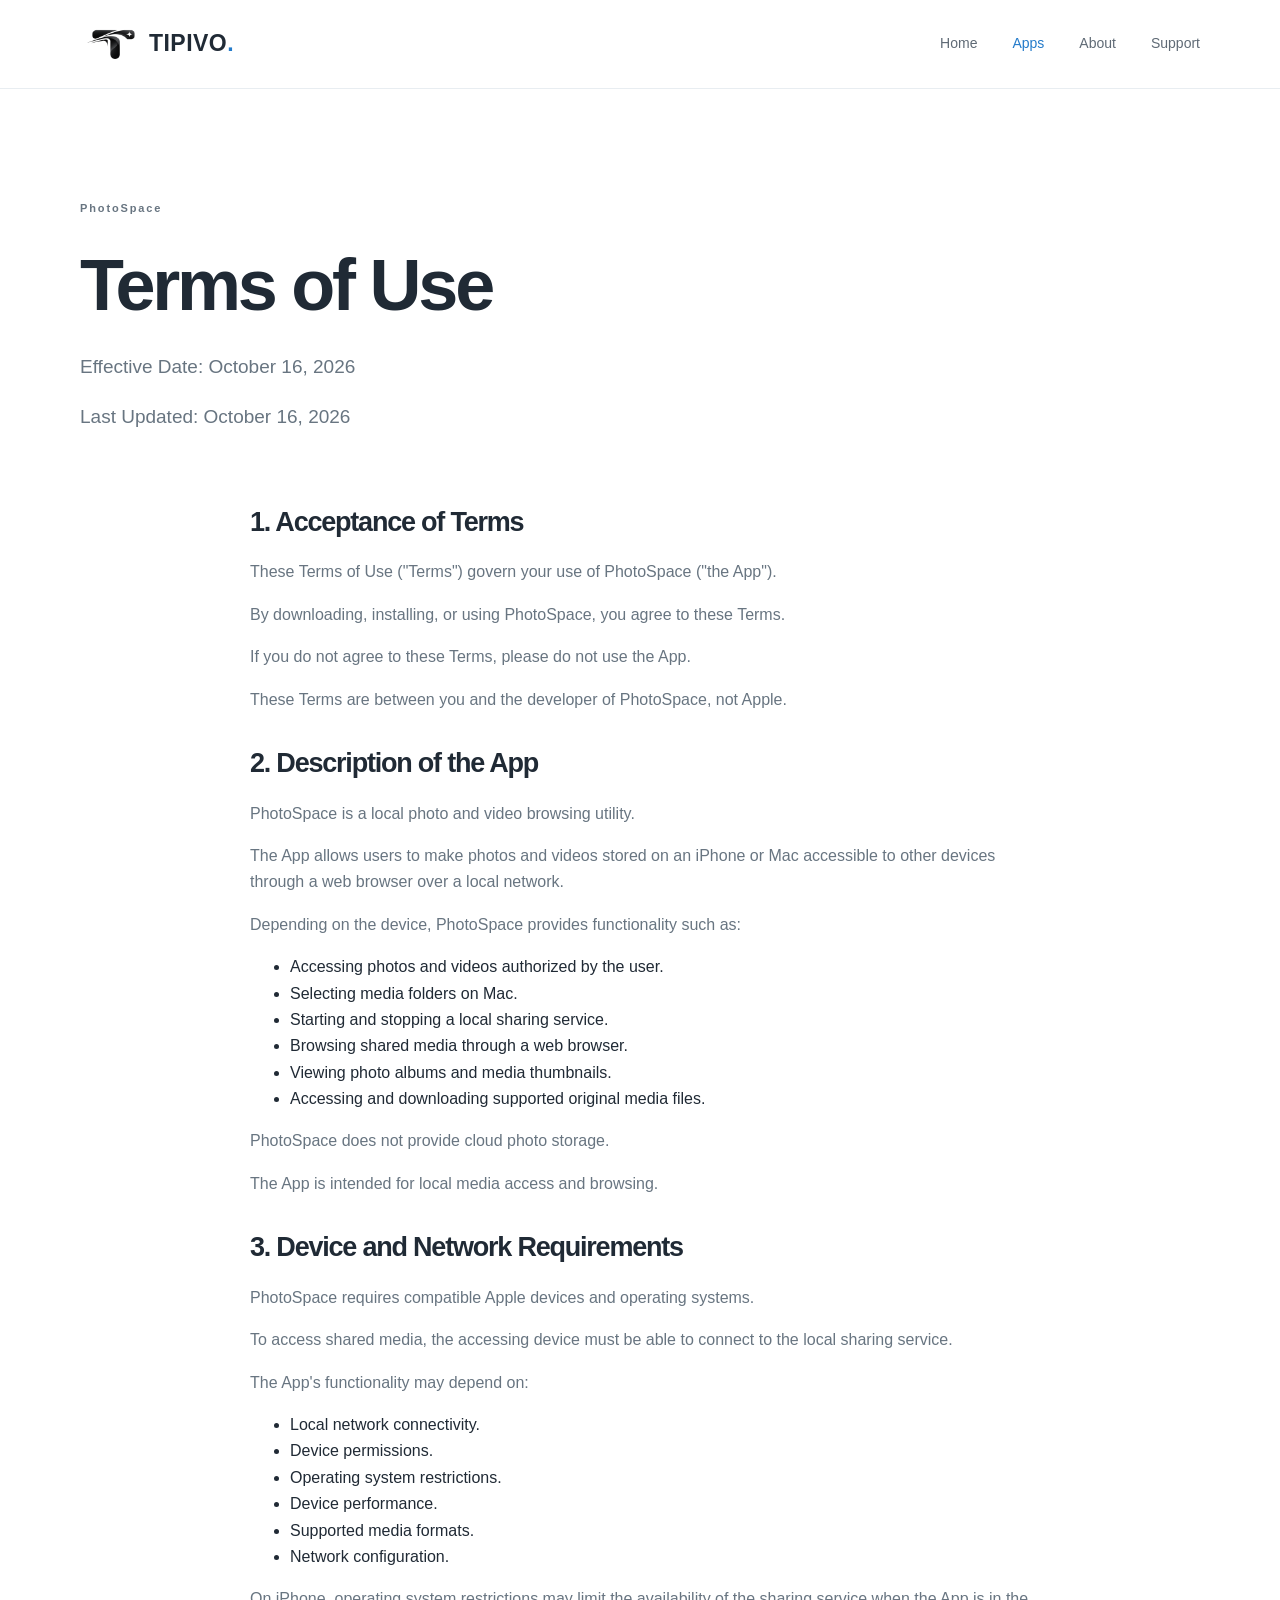
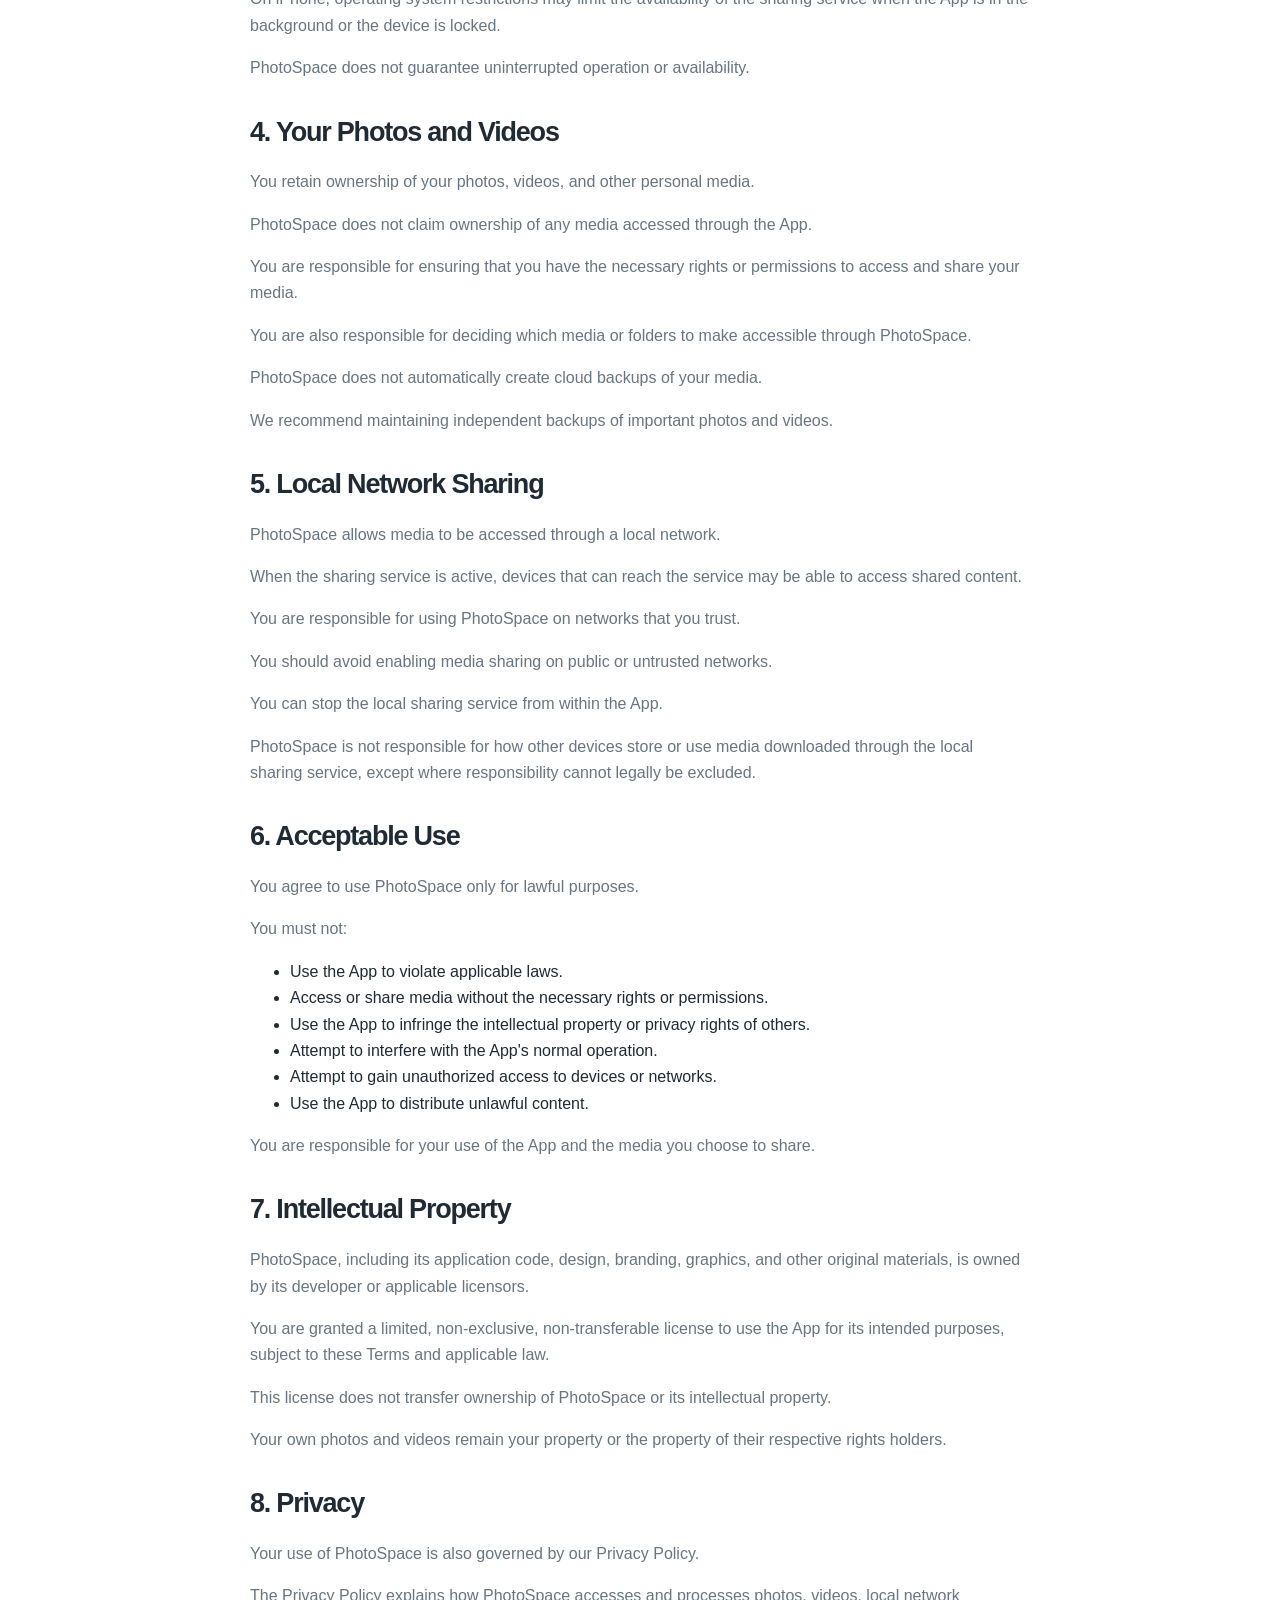
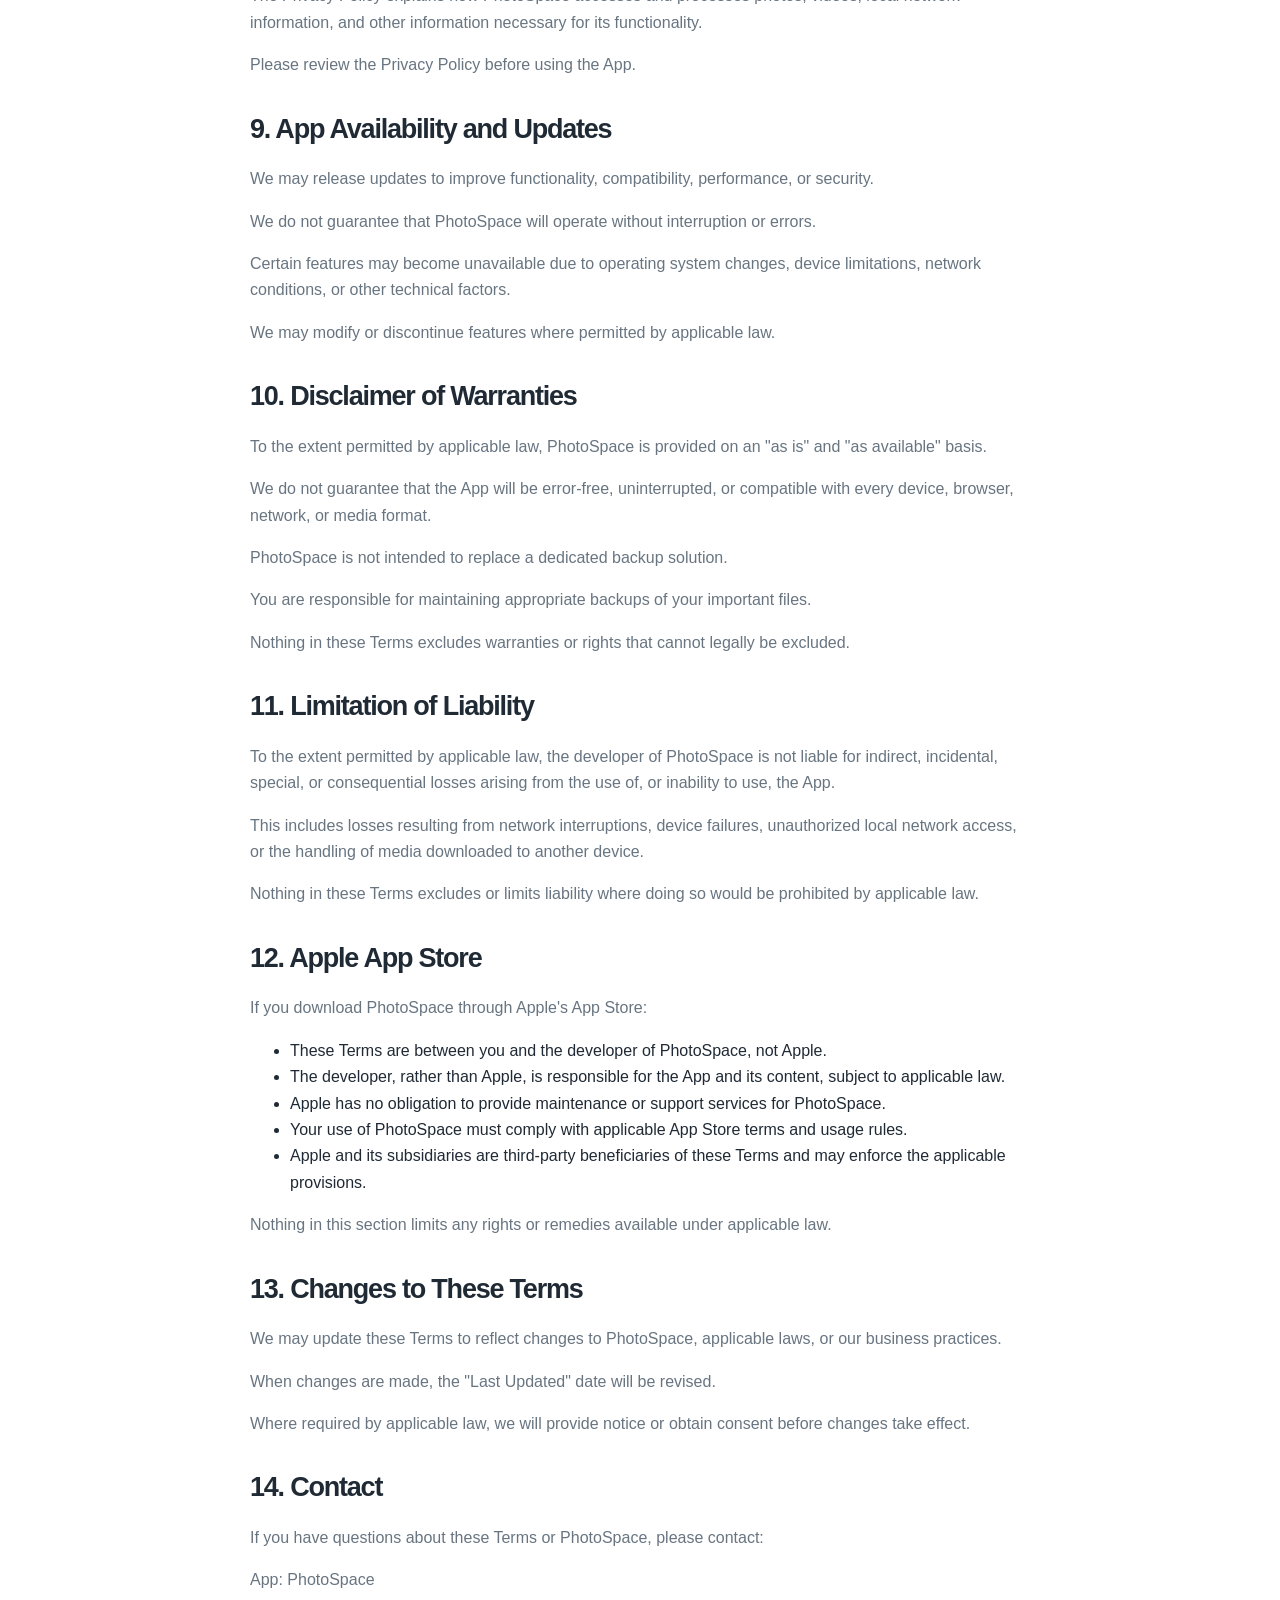
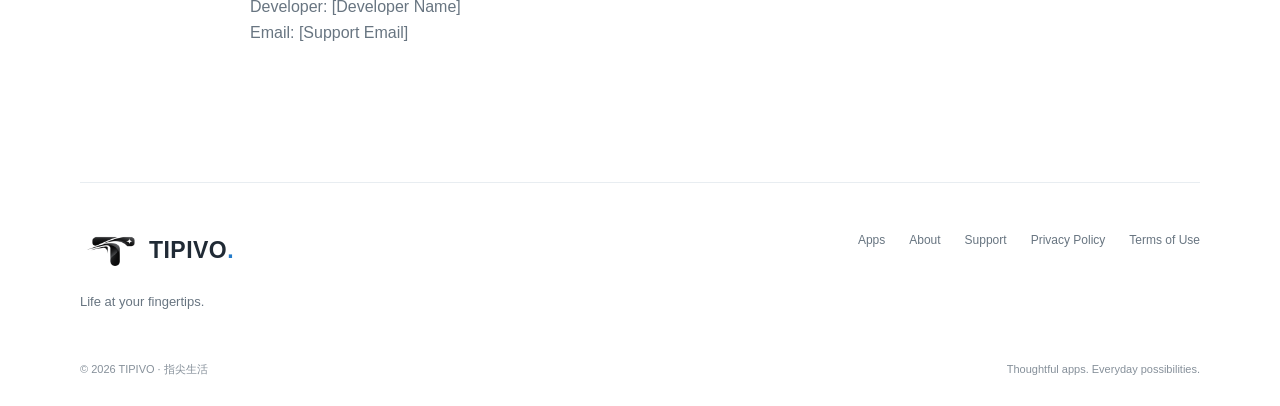
<file: apps/photospace/terms.html>
<!doctype html>
<html lang="en"><head><meta charset="utf-8"><meta name="viewport" content="width=device-width, initial-scale=1"><title>PhotoSpace Terms of Use · TIPIVO</title><meta name="description" content="PhotoSpace Terms of Use"><meta name="theme-color" content="#ffffff"><link rel="canonical" href="https://a724632952.github.io/tipivo-website/apps/photospace/terms.html"><meta property="og:title" content="PhotoSpace Terms of Use · TIPIVO"><meta property="og:description" content="PhotoSpace Terms of Use"><meta property="og:type" content="website"><link rel="icon" href="../../assets/images/tipivo-logo.png" type="image/png"><link rel="stylesheet" href="../../assets/style.css"><script src="../../assets/main.js" defer></script></head>
<body><a class="skip" href="#main">Skip to content</a><header class="header"><div class="nav-wrap"><a class="brand" href="../../index.html" aria-label="TIPIVO home"><img class="brand-logo" src="../../assets/images/tipivo-logo.png" width="60" height="40" alt="">TIPIVO<span class="brand-dot">.</span></a><button class="menu-toggle" aria-expanded="false" aria-controls="navigation">Menu <span aria-hidden="true">☰</span></button><nav id="navigation" aria-label="Main navigation"><a href="../../index.html" >Home</a><a href="../../index.html#apps" aria-current="location">Apps</a><a href="../../about.html" >About</a><a href="../../support.html" >Support</a></nav></div></header><main id="main"><section class="page-intro container"><span class="eyebrow">PhotoSpace</span><h1>Terms of Use</h1><p>Effective Date: October 16, 2026</p><p>Last Updated: October 16, 2026</p></section><article class="legal-document container"><section><h2>1. Acceptance of Terms</h2><p>These Terms of Use (&quot;Terms&quot;) govern your use of PhotoSpace (&quot;the App&quot;).</p><p>By downloading, installing, or using PhotoSpace, you agree to these Terms.</p><p>If you do not agree to these Terms, please do not use the App.</p><p>These Terms are between you and the developer of PhotoSpace, not Apple.</p></section><section><h2>2. Description of the App</h2><p>PhotoSpace is a local photo and video browsing utility.</p><p>The App allows users to make photos and videos stored on an iPhone or Mac accessible to other devices through a web browser over a local network.</p><p>Depending on the device, PhotoSpace provides functionality such as:</p><ul><li>Accessing photos and videos authorized by the user.</li><li>Selecting media folders on Mac.</li><li>Starting and stopping a local sharing service.</li><li>Browsing shared media through a web browser.</li><li>Viewing photo albums and media thumbnails.</li><li>Accessing and downloading supported original media files.</li></ul><p>PhotoSpace does not provide cloud photo storage.</p><p>The App is intended for local media access and browsing.</p></section><section><h2>3. Device and Network Requirements</h2><p>PhotoSpace requires compatible Apple devices and operating systems.</p><p>To access shared media, the accessing device must be able to connect to the local sharing service.</p><p>The App&#39;s functionality may depend on:</p><ul><li>Local network connectivity.</li><li>Device permissions.</li><li>Operating system restrictions.</li><li>Device performance.</li><li>Supported media formats.</li><li>Network configuration.</li></ul><p>On iPhone, operating system restrictions may limit the availability of the sharing service when the App is in the background or the device is locked.</p><p>PhotoSpace does not guarantee uninterrupted operation or availability.</p></section><section><h2>4. Your Photos and Videos</h2><p>You retain ownership of your photos, videos, and other personal media.</p><p>PhotoSpace does not claim ownership of any media accessed through the App.</p><p>You are responsible for ensuring that you have the necessary rights or permissions to access and share your media.</p><p>You are also responsible for deciding which media or folders to make accessible through PhotoSpace.</p><p>PhotoSpace does not automatically create cloud backups of your media.</p><p>We recommend maintaining independent backups of important photos and videos.</p></section><section><h2>5. Local Network Sharing</h2><p>PhotoSpace allows media to be accessed through a local network.</p><p>When the sharing service is active, devices that can reach the service may be able to access shared content.</p><p>You are responsible for using PhotoSpace on networks that you trust.</p><p>You should avoid enabling media sharing on public or untrusted networks.</p><p>You can stop the local sharing service from within the App.</p><p>PhotoSpace is not responsible for how other devices store or use media downloaded through the local sharing service, except where responsibility cannot legally be excluded.</p></section><section><h2>6. Acceptable Use</h2><p>You agree to use PhotoSpace only for lawful purposes.</p><p>You must not:</p><ul><li>Use the App to violate applicable laws.</li><li>Access or share media without the necessary rights or permissions.</li><li>Use the App to infringe the intellectual property or privacy rights of others.</li><li>Attempt to interfere with the App&#39;s normal operation.</li><li>Attempt to gain unauthorized access to devices or networks.</li><li>Use the App to distribute unlawful content.</li></ul><p>You are responsible for your use of the App and the media you choose to share.</p></section><section><h2>7. Intellectual Property</h2><p>PhotoSpace, including its application code, design, branding, graphics, and other original materials, is owned by its developer or applicable licensors.</p><p>You are granted a limited, non-exclusive, non-transferable license to use the App for its intended purposes, subject to these Terms and applicable law.</p><p>This license does not transfer ownership of PhotoSpace or its intellectual property.</p><p>Your own photos and videos remain your property or the property of their respective rights holders.</p></section><section><h2>8. Privacy</h2><p>Your use of PhotoSpace is also governed by our Privacy Policy.</p><p>The Privacy Policy explains how PhotoSpace accesses and processes photos, videos, local network information, and other information necessary for its functionality.</p><p>Please review the Privacy Policy before using the App.</p></section><section><h2>9. App Availability and Updates</h2><p>We may release updates to improve functionality, compatibility, performance, or security.</p><p>We do not guarantee that PhotoSpace will operate without interruption or errors.</p><p>Certain features may become unavailable due to operating system changes, device limitations, network conditions, or other technical factors.</p><p>We may modify or discontinue features where permitted by applicable law.</p></section><section><h2>10. Disclaimer of Warranties</h2><p>To the extent permitted by applicable law, PhotoSpace is provided on an &quot;as is&quot; and &quot;as available&quot; basis.</p><p>We do not guarantee that the App will be error-free, uninterrupted, or compatible with every device, browser, network, or media format.</p><p>PhotoSpace is not intended to replace a dedicated backup solution.</p><p>You are responsible for maintaining appropriate backups of your important files.</p><p>Nothing in these Terms excludes warranties or rights that cannot legally be excluded.</p></section><section><h2>11. Limitation of Liability</h2><p>To the extent permitted by applicable law, the developer of PhotoSpace is not liable for indirect, incidental, special, or consequential losses arising from the use of, or inability to use, the App.</p><p>This includes losses resulting from network interruptions, device failures, unauthorized local network access, or the handling of media downloaded to another device.</p><p>Nothing in these Terms excludes or limits liability where doing so would be prohibited by applicable law.</p></section><section><h2>12. Apple App Store</h2><p>If you download PhotoSpace through Apple&#39;s App Store:</p><ul><li>These Terms are between you and the developer of PhotoSpace, not Apple.</li><li>The developer, rather than Apple, is responsible for the App and its content, subject to applicable law.</li><li>Apple has no obligation to provide maintenance or support services for PhotoSpace.</li><li>Your use of PhotoSpace must comply with applicable App Store terms and usage rules.</li><li>Apple and its subsidiaries are third-party beneficiaries of these Terms and may enforce the applicable provisions.</li></ul><p>Nothing in this section limits any rights or remedies available under applicable law.</p></section><section><h2>13. Changes to These Terms</h2><p>We may update these Terms to reflect changes to PhotoSpace, applicable laws, or our business practices.</p><p>When changes are made, the &quot;Last Updated&quot; date will be revised.</p><p>Where required by applicable law, we will provide notice or obtain consent before changes take effect.</p></section><section><h2>14. Contact</h2><p>If you have questions about these Terms or PhotoSpace, please contact:</p><p>App: PhotoSpace
Developer: [Developer Name]
Email: [Support Email]</p></section></article></main><footer><div class="footer-top"><div><a class="brand" href="../../index.html"><img class="brand-logo" src="../../assets/images/tipivo-logo.png" width="60" height="40" alt="">TIPIVO<span class="brand-dot">.</span></a><p>Life at your fingertips.</p></div><div class="footer-links"><a class="text-link" href="../../index.html#apps">Apps</a><a class="text-link" href="../../about.html">About</a><a class="text-link" href="../../support.html">Support</a><a class="text-link" href="../../privacy.html">Privacy Policy</a><a class="text-link" href="../../terms.html">Terms of Use</a></div></div><div class="footer-bottom"><span>© 2026 TIPIVO · 指尖生活</span><span>Thoughtful apps. Everyday possibilities.</span></div></footer></body></html>
</file>
<file: assets/style.css>
:root{--ink:#202a35;--muted:#687581;--blue:#247bca;--pale:#edf6ff;--line:#e8edf1;--max:1120px}*{box-sizing:border-box}html{scroll-behavior:smooth;scroll-padding-top:100px}body{margin:0;background:#fff;color:var(--ink);font-family:-apple-system,BlinkMacSystemFont,"Segoe UI",sans-serif;-webkit-font-smoothing:antialiased;font-size:16px;line-height:1.65}a{color:inherit;text-decoration:none}button{font:inherit}img{display:block;max-width:100%;height:auto}h1,h2,h3,p{margin-top:0}h1,h2,h3{line-height:1.12;letter-spacing:-.045em;font-weight:600}p{color:var(--muted)}a,button{touch-action:manipulation}a:focus-visible,button:focus-visible{outline:3px solid var(--blue);outline-offset:6px}.container{width:min(var(--max),calc(100% - 96px));margin:auto}.header{position:sticky;top:0;z-index:20;background:rgba(255,255,255,.96);border-bottom:1px solid var(--line)}.nav-wrap{max-width:var(--max);margin:auto;min-height:88px;display:flex;align-items:center;justify-content:space-between}.brand{display:inline-flex;align-items:center;font-weight:750;font-size:23px;letter-spacing:.02em}.brand-dot{color:var(--blue)}.brand-mark{display:grid;place-items:center;border-radius:11px;background:var(--pale);color:var(--blue);font-size:29px;width:36px;height:36px;margin-right:11px;line-height:1}.header nav{display:flex;gap:35px;align-items:center}.header nav a{font-size:14px;color:#5f6a75;padding:10px 0}.header nav a:hover,.header nav a[aria-current]{color:var(--blue)}.menu-toggle{display:none}.skip{position:fixed;top:-90px;left:20px;background:var(--ink);color:white;padding:12px;z-index:40}.skip:focus{top:8px}.hero{position:relative;padding-top:100px;padding-bottom:84px;isolation:isolate;overflow:hidden}.hero-label,.eyebrow{font-size:11px;letter-spacing:.17em;font-weight:650;color:var(--muted)}.hero-label{display:flex;align-items:center;gap:9px;margin-bottom:34px}.hero-label>span{width:6px;height:6px;background:#78aad1;border-radius:50%}.hero-brand{color:var(--ink);font-weight:650;font-size:20px;letter-spacing:.08em;margin-bottom:10px}.hero h1{font-size:clamp(64px,6.8vw,90px);margin-bottom:25px;max-width:630px;position:relative;z-index:2}.hero h1>span,.page-intro h1>span{color:var(--blue)}.hero-description{font-size:18px;line-height:1.65;margin-bottom:29px}.button{display:inline-flex;gap:25px;align-items:center;justify-content:center;background:var(--blue);color:white;padding:12px 22px;border-radius:100px;font-size:14px;font-weight:550;transition:background .2s,transform .2s}.button:hover{background:#1669b1;transform:translateY(-2px)}.button-light{background:white;color:var(--ink);border:1px solid #dce7f0}.button-light:hover{background:#f8fcff}.hero-note{margin-top:56px;color:#81909e;font-size:12px;display:flex;gap:10px;align-items:center}.tiny-star{font-size:21px;color:#78add8}.hero-orbit{position:absolute;right:-9px;top:115px;width:480px;height:480px;background:radial-gradient(ellipse,#e8f4ff 0%,#f7fbff 42%,transparent 68%);z-index:-1}.orbit{position:absolute;border:1px solid #cfe5f8;border-radius:50%;inset:55px;transform:rotate(-25deg) scaleY(.64)}.orbit.two{inset:8px;transform:rotate(36deg) scaleY(.6)}.orbit.three{inset:85px;transform:rotate(80deg) scaleY(.78)}.orbit-core{position:absolute;left:165px;top:143px;display:flex;align-items:center;justify-content:center;width:150px;height:150px;border-radius:41px;font-size:115px;font-weight:650;color:#6aabe1;background:linear-gradient(140deg,#fff,#e2f1fe);border:1px solid #fff;box-shadow:0 18px 55px #8bb7dd20;transform:rotate(-10deg);line-height:1}.orbit-core>span{font-size:35px;margin-top:65px}.orbit-label{position:absolute;bottom:60px;right:80px;font-size:11px;letter-spacing:.13em;color:#8ba9c2}.apps-section{padding:55px 0 85px;scroll-margin-top:0}.section-heading{display:flex;justify-content:space-between;align-items:end;gap:30px;margin-bottom:36px}.section-heading h2{font-size:42px;margin:15px 0 0}.section-heading>p{font-size:14px;margin:0 0 4px}.app-card{display:grid;grid-template-columns:1fr 1fr;background:#f1f7fc;border-radius:30px;overflow:hidden;min-height:510px;border:1px solid #e7eff6;box-shadow:0 10px 32px #20374d04}.app-card+.app-card{margin-top:30px}.app-copy{padding:48px 55px;align-self:center}.app-copy .eyebrow{font-size:10px}.app-icon{margin:28px 0 21px;border-radius:23px;box-shadow:0 8px 18px #2d85ca17}.app-copy h3{font-size:35px;margin-bottom:10px}.app-tagline{font-size:20px;color:#354b60!important;margin-bottom:11px;letter-spacing:-.025em}.app-copy p:not(.app-tagline){font-size:14px;max-width:325px;margin-bottom:24px}.app-art{overflow:hidden;max-height:570px;align-self:stretch;display:block;background:#e2f2ff}.app-art img{width:100%;height:100%;object-fit:cover;object-position:center 38%;transition:transform .4s}.app-art:hover img{transform:scale(1.025)}.studio{padding:80px 0 100px;border-top:1px solid var(--line);display:grid;grid-template-columns:1fr 1fr;gap:90px}.studio h2{font-size:39px;margin:15px 0}.studio>div+div{padding-top:18px}.studio p{font-size:16px}.text-link{font-size:14px;color:var(--blue);display:inline-block}.text-link:hover{text-decoration:underline;text-underline-offset:4px}.contact-strip{padding:38px 45px;display:flex;align-items:center;justify-content:space-between;background:var(--pale);border-radius:23px;margin-bottom:95px;gap:20px}.contact-strip h2{font-size:30px;margin:12px 0 0}footer{max-width:var(--max);margin:auto;padding:48px 0 27px;border-top:1px solid var(--line)}.footer-top{display:flex;justify-content:space-between;gap:25px}.footer-top p{font-size:13px;margin-top:12px}.footer-links{display:flex;gap:24px;align-items:start;flex-wrap:wrap;justify-content:end}.footer-links a{color:var(--muted);font-size:12px}.footer-bottom{display:flex;justify-content:space-between;color:#86909a;font-size:11px;margin-top:35px;gap:15px}.page-intro{padding:105px 0 55px}.page-intro h1{font-size:clamp(45px,6vw,72px);margin:25px 0}.page-intro p{max-width:620px;font-size:19px}.prose{padding:30px 0 110px;max-width:780px}.prose h2{font-size:34px}.prose p{font-size:18px}.prose .button{margin-top:15px}.support-panel hr{border:0;border-top:1px solid var(--line);margin:40px 0}.product-intro{text-align:center;padding:40px 0 80px}.back-link{display:block;text-align:left;font-size:13px;color:var(--muted);margin-bottom:44px}.product-icon{border-radius:27px;margin:0 auto 25px;box-shadow:0 12px 30px #2c7fc31a}.product-intro h1{font-size:clamp(42px,5.5vw,68px);max-width:850px;margin:22px auto}.product-intro>p:not(.eyebrow){font-size:19px;max-width:620px;margin:0 auto 25px}.product-summary{display:grid;grid-template-columns:1fr 1fr;gap:70px;padding:60px 0;border-top:1px solid var(--line)}.product-summary h2{font-size:38px;margin:0}.product-summary p{margin:0;font-size:18px}.features{display:grid;grid-template-columns:repeat(3,1fr);gap:20px;padding:15px 0 80px}.features article{padding:30px;background:#f5f9fc;border:1px solid #edf2f7;border-radius:22px}.feature-symbol{font-size:29px;color:var(--blue)}.feature-number{float:right;font-size:11px;color:#8d9da9;padding-top:12px}.features h3{font-size:22px;margin:24px 0 13px;letter-spacing:-.025em}.features p{font-size:14px;margin-bottom:0}.screens{padding-bottom:90px}.screenshot-grid{display:grid;grid-template-columns:repeat(3,1fr);gap:24px}.screenshot-grid a{border-radius:22px;overflow:hidden;box-shadow:0 8px 28px #20374d09}.screenshot-grid img{width:100%}.product-support{text-align:center;background:var(--pale);border-radius:25px;padding:45px;margin-bottom:80px}.product-support h2{font-size:34px;margin-bottom:15px}.legal-links{display:flex;gap:25px;justify-content:center;margin-top:20px}@media(min-width:1500px){.hero{padding-top:115px;padding-bottom:100px}}@media(max-width:1200px){.nav-wrap,footer{width:calc(100% - 96px)}.hero-orbit{right:-65px;transform:scale(.85)}.hero h1{font-size:75px}.app-copy{padding:35px}}@media(max-width:900px){.hero-orbit{right:-150px;opacity:.7}.hero h1{font-size:68px}.app-card{min-height:460px}.app-copy{padding:30px}.app-copy .eyebrow{font-size:9px}.section-heading h2{font-size:34px}.studio{gap:45px}.studio h2{font-size:32px}.features{gap:12px}.features article{padding:22px}.features h3{font-size:20px}}@media(max-width:700px){.container,.nav-wrap,footer{width:calc(100% - 40px)}.nav-wrap{min-height:72px}.brand{font-size:21px}.menu-toggle{display:flex;align-items:center;gap:10px;border:0;background:transparent;color:var(--ink);font-size:13px;padding:10px 0 10px 15px}.header nav{display:none;position:absolute;top:72px;left:0;right:0;background:white;padding:15px 25px 25px;border-bottom:1px solid var(--line);box-shadow:0 15px 20px #22374c08}.header nav.open{display:flex;flex-direction:column;gap:2px;align-items:stretch}.header nav a{padding:11px}.hero{padding-top:65px;padding-bottom:45px}.hero-label{font-size:9px;margin-bottom:28px}.hero h1{font-size:clamp(53px,13vw,76px)}.hero-description{font-size:16px}.hero-brand{font-size:17px}.hero-orbit{width:300px;height:300px;right:-140px;top:100px;opacity:.3}.orbit-core{left:95px;top:90px;width:110px;height:110px;border-radius:30px;font-size:85px}.orbit-core>span{margin-top:45px;font-size:25px}.orbit-label{display:none}.hero-note{margin-top:38px;font-size:11px}.apps-section{padding:40px 0 60px}.section-heading{display:block;margin-bottom:25px}.section-heading h2{font-size:31px}.section-heading>p{margin-top:20px}.section-heading>p br{display:none}.app-card{grid-template-columns:1fr;border-radius:24px}.app-copy{padding:30px}.app-copy .eyebrow{font-size:9px}.app-icon{width:72px;margin:24px 0 20px;border-radius:19px}.app-copy h3{font-size:31px}.app-copy p:not(.app-tagline){max-width:none}.app-art{height:350px;max-height:none}.app-art img{object-position:50% 47%}.studio{grid-template-columns:1fr;gap:8px;padding:45px 0}.studio h2{font-size:32px}.studio>div+div{padding-top:0}.contact-strip{padding:30px 25px;align-items:start;flex-direction:column;margin-bottom:55px}.contact-strip h2{font-size:26px}.contact-strip .button{margin-top:5px}.footer-top{flex-direction:column}.footer-links{justify-content:start;gap:20px}.footer-bottom{flex-direction:column;gap:4px;margin-top:28px}footer{padding-top:35px}.page-intro{padding:65px 0 25px}.page-intro h1{font-size:44px}.page-intro p{font-size:17px}.prose{padding:30px 0 70px}.prose p{font-size:16px}.prose h2{font-size:30px}.product-intro{padding:25px 0 45px}.back-link{margin-bottom:35px}.product-intro h1{font-size:43px}.product-intro>p:not(.eyebrow){font-size:17px}.product-summary{grid-template-columns:1fr;gap:22px;padding:35px 0}.product-summary h2{font-size:33px}.product-summary p{font-size:16px}.features{grid-template-columns:1fr;padding-bottom:50px}.features article{padding:25px}.features h3{margin-top:15px}.screenshot-grid{gap:12px;grid-template-columns:1fr}.screenshot-grid a{max-width:390px;margin:auto}.screens{padding-bottom:50px}.product-support{padding:30px 20px;margin-bottom:55px}}@media(prefers-reduced-motion:reduce){html{scroll-behavior:auto}*,*::before,*::after{transition:none!important;animation:none!important}}

@media(max-width:700px){html:not(.js) .nav-wrap{flex-wrap:wrap}html:not(.js) .menu-toggle{display:none}html:not(.js) .header nav{display:flex;position:static;padding:0 0 12px;box-shadow:none;border:0;gap:22px;width:100%;justify-content:space-between}html:not(.js) .header nav a{padding:8px 0}}

/* Supplied TIPIVO artwork keeps its original proportions and transparency. */
.brand-logo{width:60px;height:40px;object-fit:contain;flex-shrink:0;margin-right:9px}
.hero-logo-panel{position:absolute;inset:120px 65px;display:flex;align-items:center;justify-content:center;border:1px solid #e0eaf2;border-radius:30px;background:linear-gradient(145deg,#fff,#eaf3fa);box-shadow:0 18px 55px #54728d12;transform:rotate(-7deg)}
.hero-logo-panel img{width:100%;height:auto;object-fit:contain}
.legal-placeholder{padding-bottom:110px;min-height:55vh}
.legal-placeholder h1{font-size:clamp(34px,5vw,60px);max-width:900px;overflow-wrap:break-word}
.legal-document{max-width:780px;padding-bottom:100px;overflow-wrap:break-word}
.legal-document section{margin-bottom:35px}.legal-document h2{font-size:27px}.legal-document p{white-space:pre-line}
@media(max-width:700px){.brand-logo{width:48px;height:32px;margin-right:7px}.hero-logo-panel{inset:85px 30px;border-radius:18px}}
</file>
